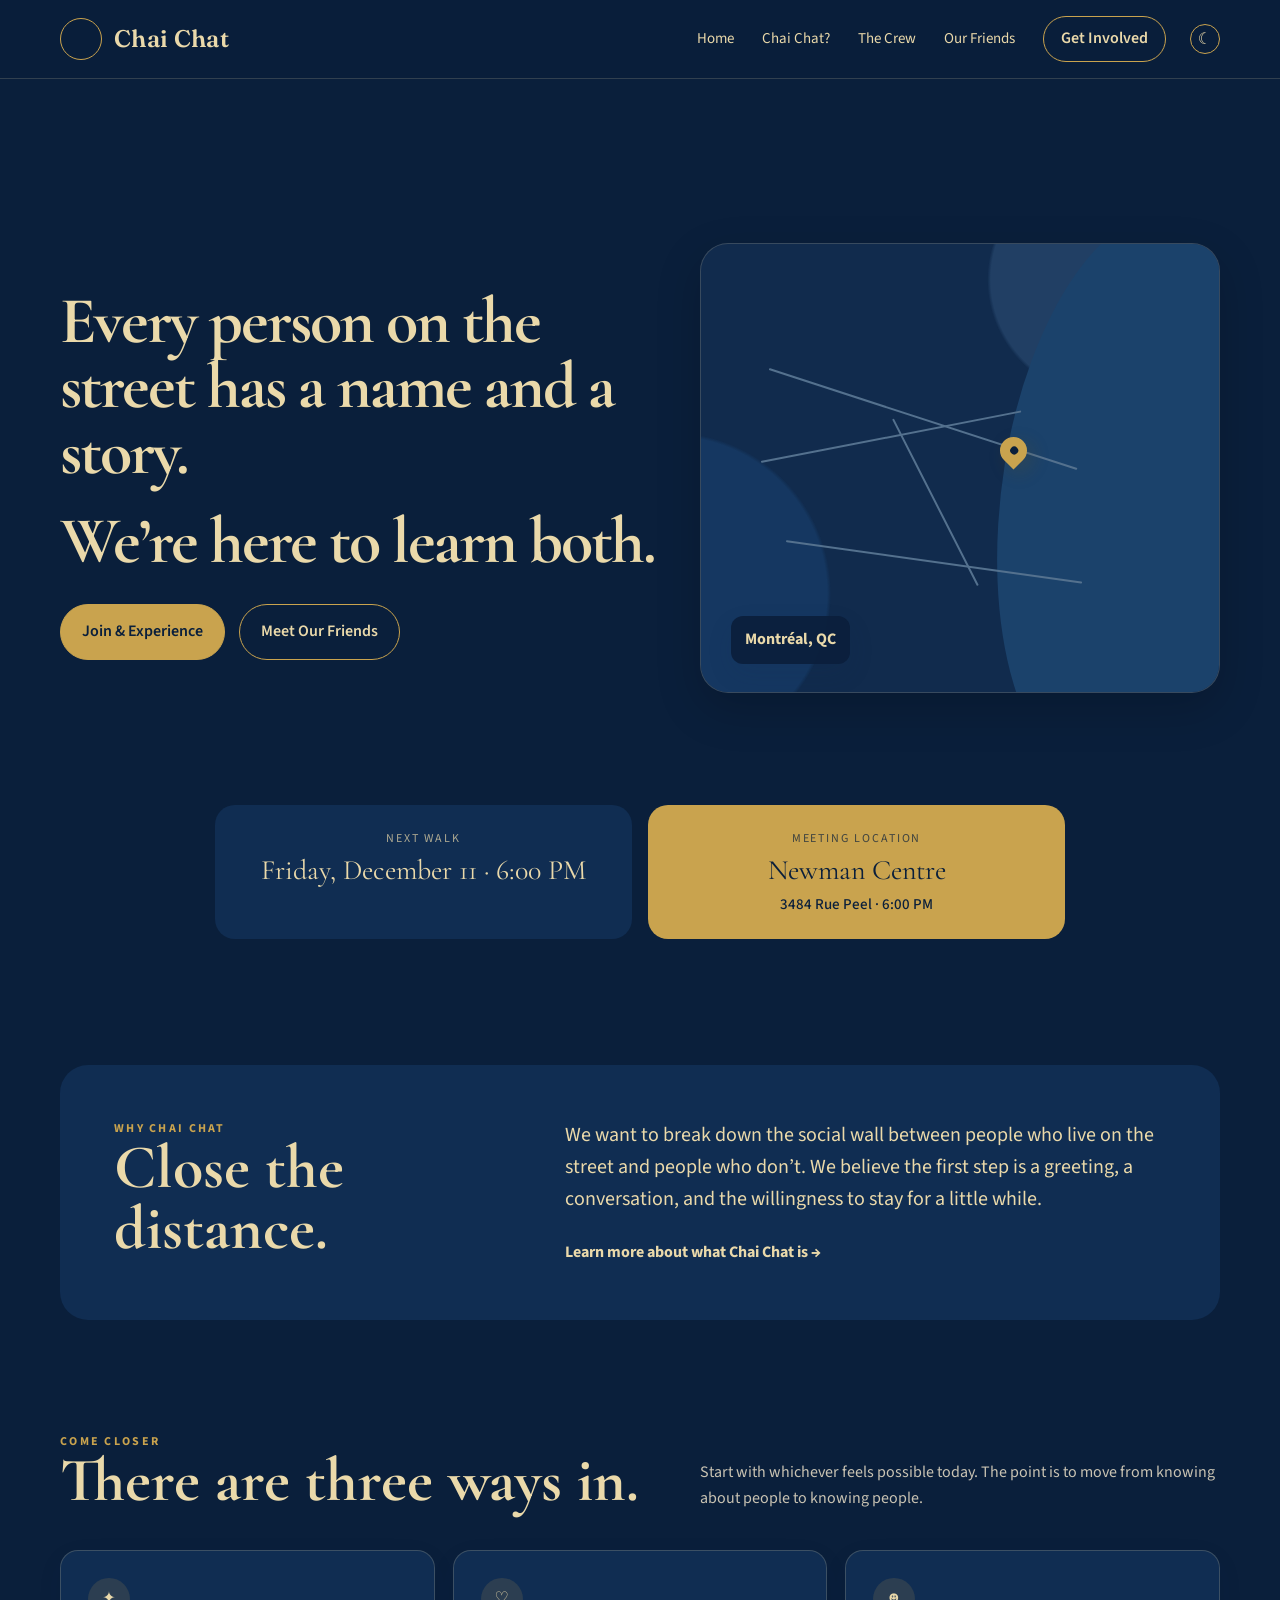
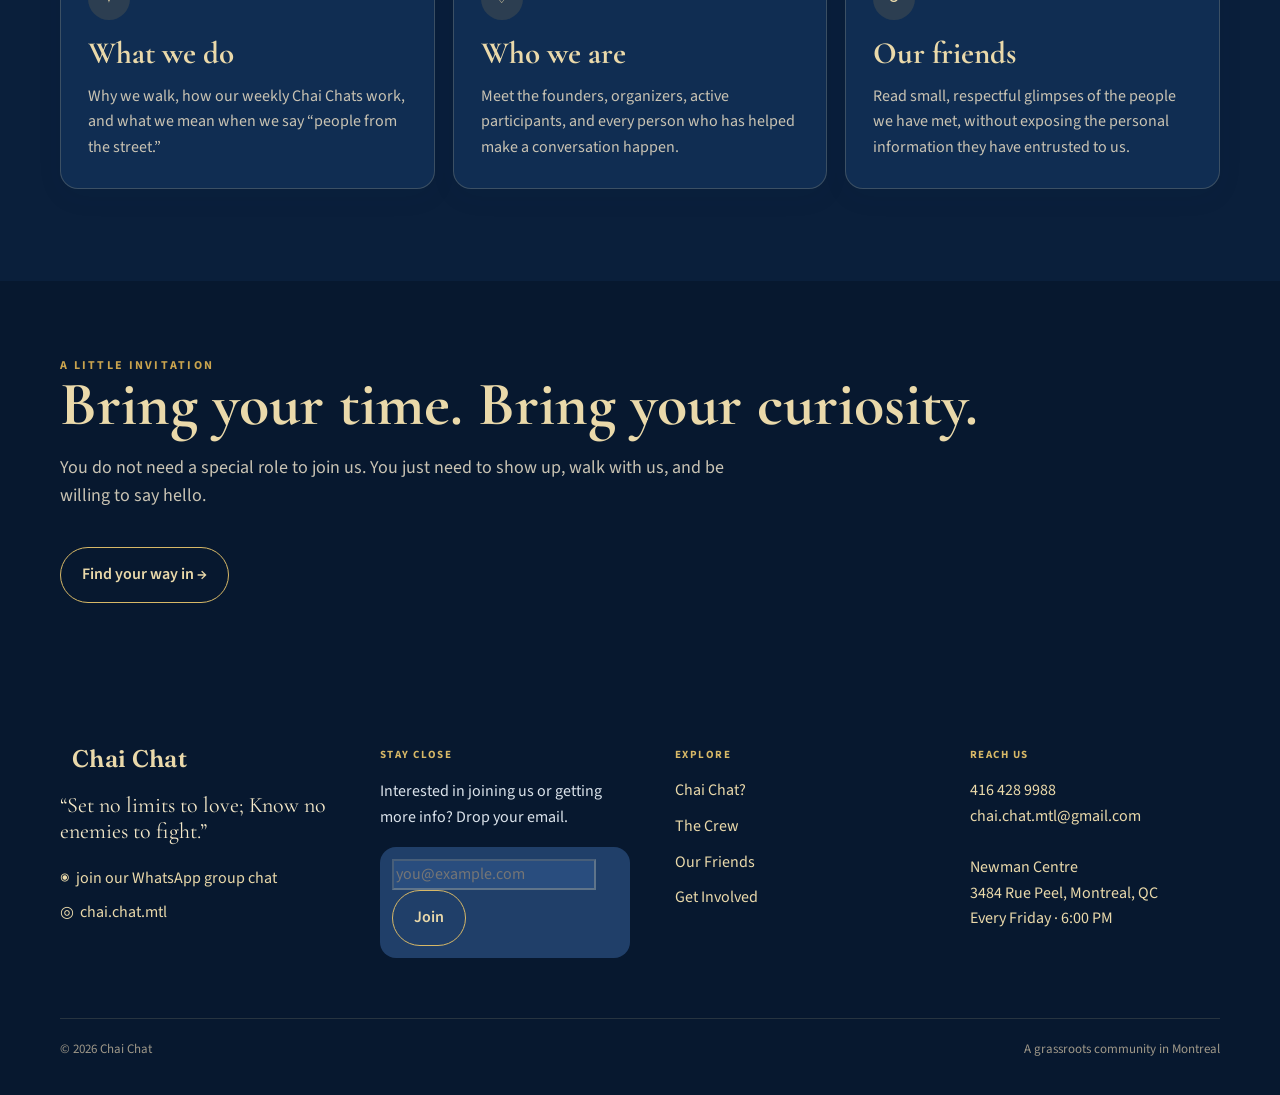
<file: index.html>
<!doctype html>
<html lang="en">
    
<head>
    <meta charset="utf-8">
    <meta name="viewport" content="width=device-width,initial-scale=1">
    <meta name="description" content="Chai Chat — a community making room for human connection, one conversation at a time."> <!-- summary text for SE-->
    <title>Chai Chat</title>
    <link rel="icon" href="/assets/logo.svg" type="image/svg+xml">
    <link rel="preconnect" href="https://fonts.googleapis.com">
    <link rel="preconnect" href="https://fonts.gstatic.com" crossorigin>
    <link rel="stylesheet" href="https://fonts.googleapis.com/css2?family=Cormorant+Garamond:wght@500;600;700&family=Source+Sans+3:wght@400;500;600;700&display=swap">
    <link rel="stylesheet" href="https://fonts.googleapis.com/css2?family=Fraunces:wght@600;700&display=swap">
    <script>
        try {
            var t = localStorage.getItem('chai-chat-theme');
            if (t !== 'light' && t !== 'dark') {t = matchMedia('(prefers-color-scheme: light)').matches ? 'light' : 'dark';}
            document.documentElement.dataset.theme = t;
        } catch (e) { document.documentElement.dataset.theme = 'dark'; }
    </script>
    <link rel="stylesheet" href="/css/styles.css">
    <script defer src="/js/script.js"></script>
</head>

<body>
<div class="site-shell"> <!--everything visible-->
    <div id="header"></div>

    <main>
    <section class="hero">
        <div class="container hero-grid">
            <div class="hero-copy fade-in">
                <!--<div class="eyebrow">Montreal · Every Friday</div>-->
                <h1>Every person on the street has a name and a story.</h1>
                <h1><span>We’re here to learn both.</span></h1>
                <!--<p>Chai Chat is a grassroots community built around a simple act: walking together, saying hello, and making time for people who are too often passed by.</p>-->
                <div class="hero-actions">
                    <a class="btn btn-primary" href="get-involved.html">Join &amp; Experience</a> 
                    <a class="btn btn-secondary" href="construction.html">Meet Our Friends</a> <!--TODO: href="friends.html"-->
                </div>
            </div>

            <div class="map-card fade-in" aria-label="Illustrated map of Montreal">
                <div class="map-water"></div>
                <div class="map-lines"><span></span><span></span><span></span><span></span></div>
                <div class="map-pin"></div>
                <div class="map-label">Montréal, QC</div>
            </div>

            <!--<div class="hero-map" aria-label="Montreal map image">
                <img src="assets/mtl_map.jpg" alt="Map of Montreal"
                    onerror="this.style.display='none'; this.nextElementSibling.classList.remove('is-hidden')">
                <div class="map-fallback is-hidden"></div>
            </div>-->
        </div>
        
        <div class="container walk-strip">
            <div class="info-card">
                <div class="info-label">Next walk</div>
                <div class="info-value" data-next-walk>Calculating…</div>
            </div>
            <div class="info-card gold">
                <div class="info-label">Meeting location</div>
                <div class="info-value">Newman Centre<br><span style="font-family:var(--sans);font-size:15px;font-weight:500">3484 Rue Peel · 6:00 PM</span></div>
            </div>
        </div>
    </section>
    
    <!--Guid to about.html page-->
    <section class="section">
        <div class="container">
            <div class="intro-panel">
                <div>
                    <div class="eyebrow">Why Chai Chat</div>
                    <h2>Close the distance.</h2>
                </div>
                <div>
                    <p>We want to break down the social wall between people who live on the street and people who don’t. We believe the first step is a greeting, a conversation, and the willingness to stay for a little while.</p>
                    <a class="kicker-link" href="about.html">Learn more about what Chai Chat is →</a>
                </div>
            </div>
        </div>
    </section>
    
    <section class="section" style="padding-top:20px">
        <div class="container">
            <div class="section-heading">
                <div>
                    <div class="eyebrow">Come closer</div>
                    <h2>There are three ways in.</h2>
                </div>
                <p>Start with whichever feels possible today. The point is to move from knowing about people to knowing people.</p>
            </div>
            <div class="cards">
                <a class="card" href="about.html">
                    <div class="mini-icon">✦</div>
                    <h3>What we do</h3>
                    <p>Why we walk, how our weekly Chai Chats work, and what we mean when we say “people from the street.”</p>
                </a>
                <a class="card" href="crew.html">
                    <div class="mini-icon">♡</div>
                    <h3>Who we are</h3>
                    <p>Meet the founders, organizers, active participants, and every person who has helped make a conversation happen.</p>
                </a>
                <a class="card" href="construction.html"> <!--href="friends.html" | TODO-->
                    <div class="mini-icon">☻</div>
                    <h3>Our friends</h3>
                    <p>Read small, respectful glimpses of the people we have met, without exposing the personal information they have entrusted to us.</p>
                </a>
            </div>
        </div>
    </section>

    <section class="band">
        <div class="container">
            <div class="eyebrow">A little invitation</div>
            <h2>Bring your time. Bring your curiosity.</h2>
            <p>You do not need a special role to join us. You just need to show up, walk with us, and be willing to say hello.</p>
            <a class="btn btn-secondary" style="margin-top:18px;color:var(--white);border-color:var(--gold-400)" href="get-involved.html">Find your way in →</a>
        </div>
    </section>
    </main>

    <div id="footer"></div>

</div>

<script src="/js/partials-loader.js"></script>
</body>

</html>
</file>
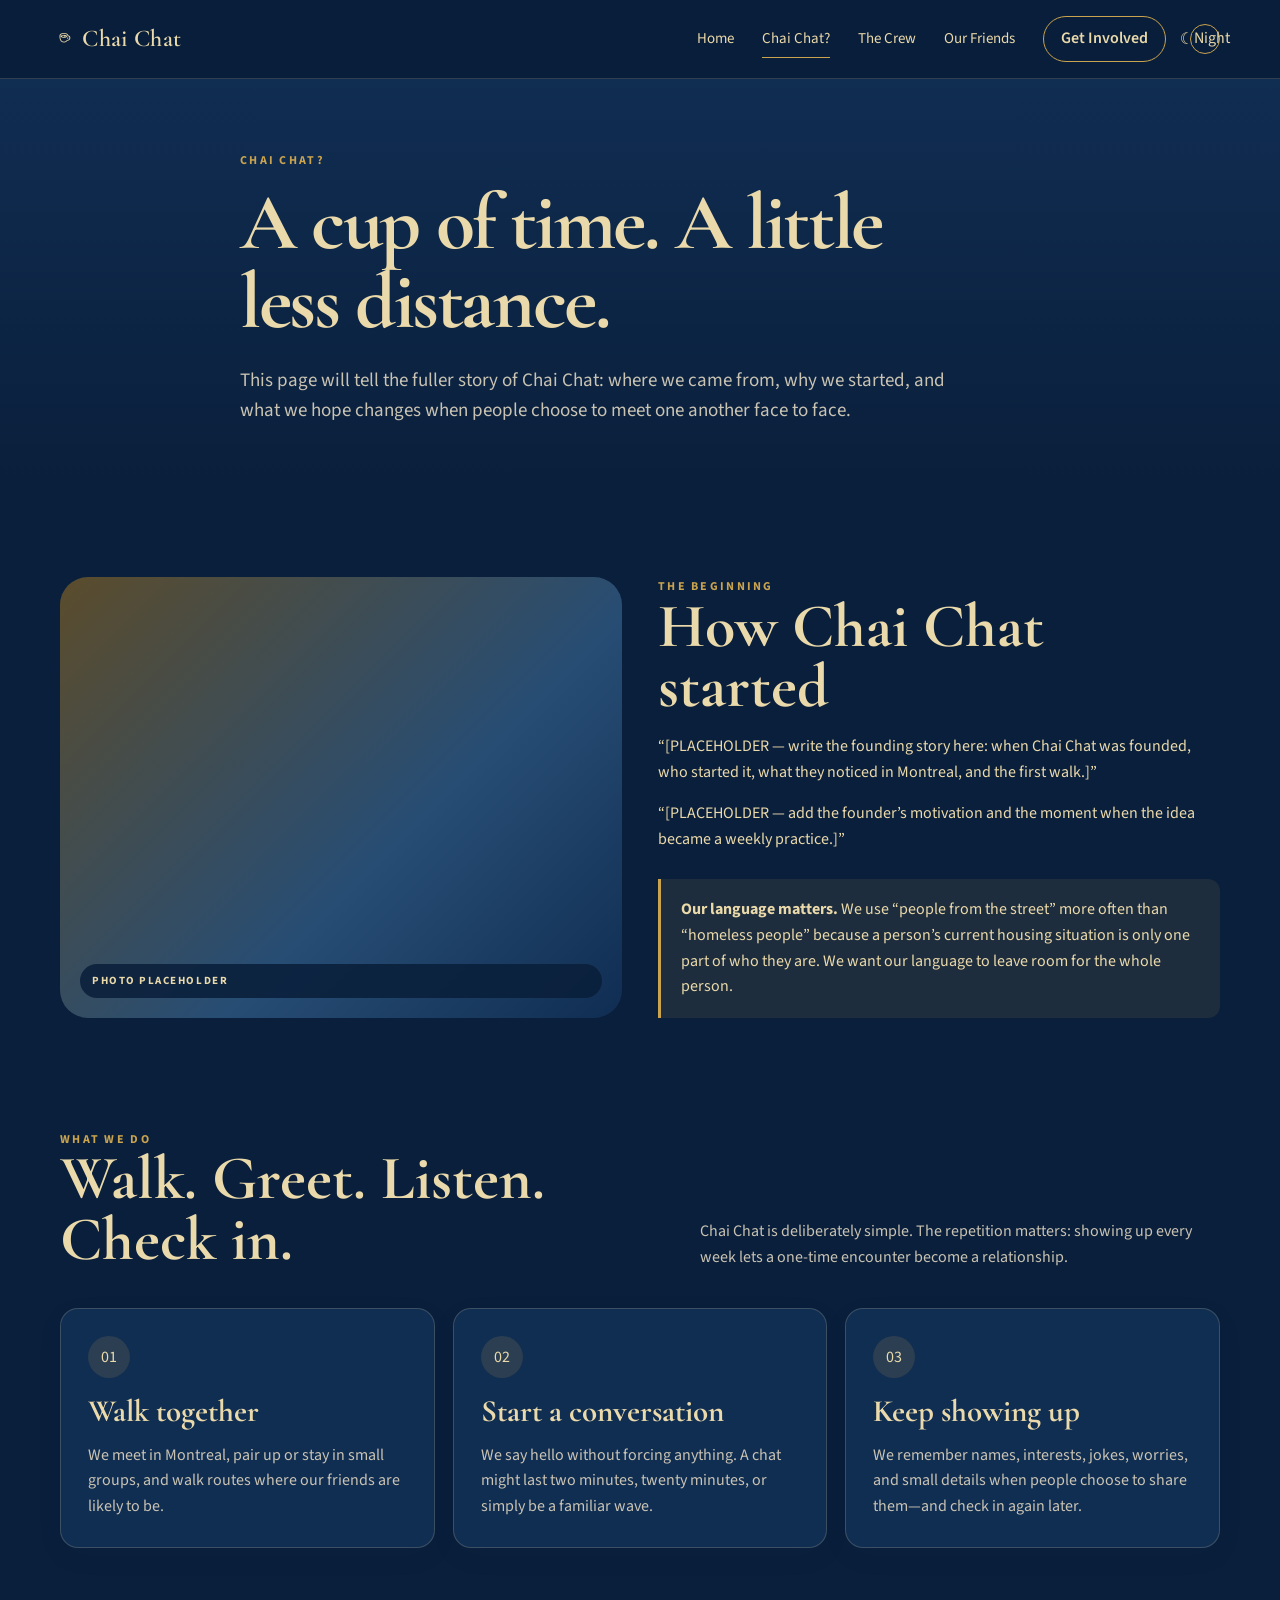
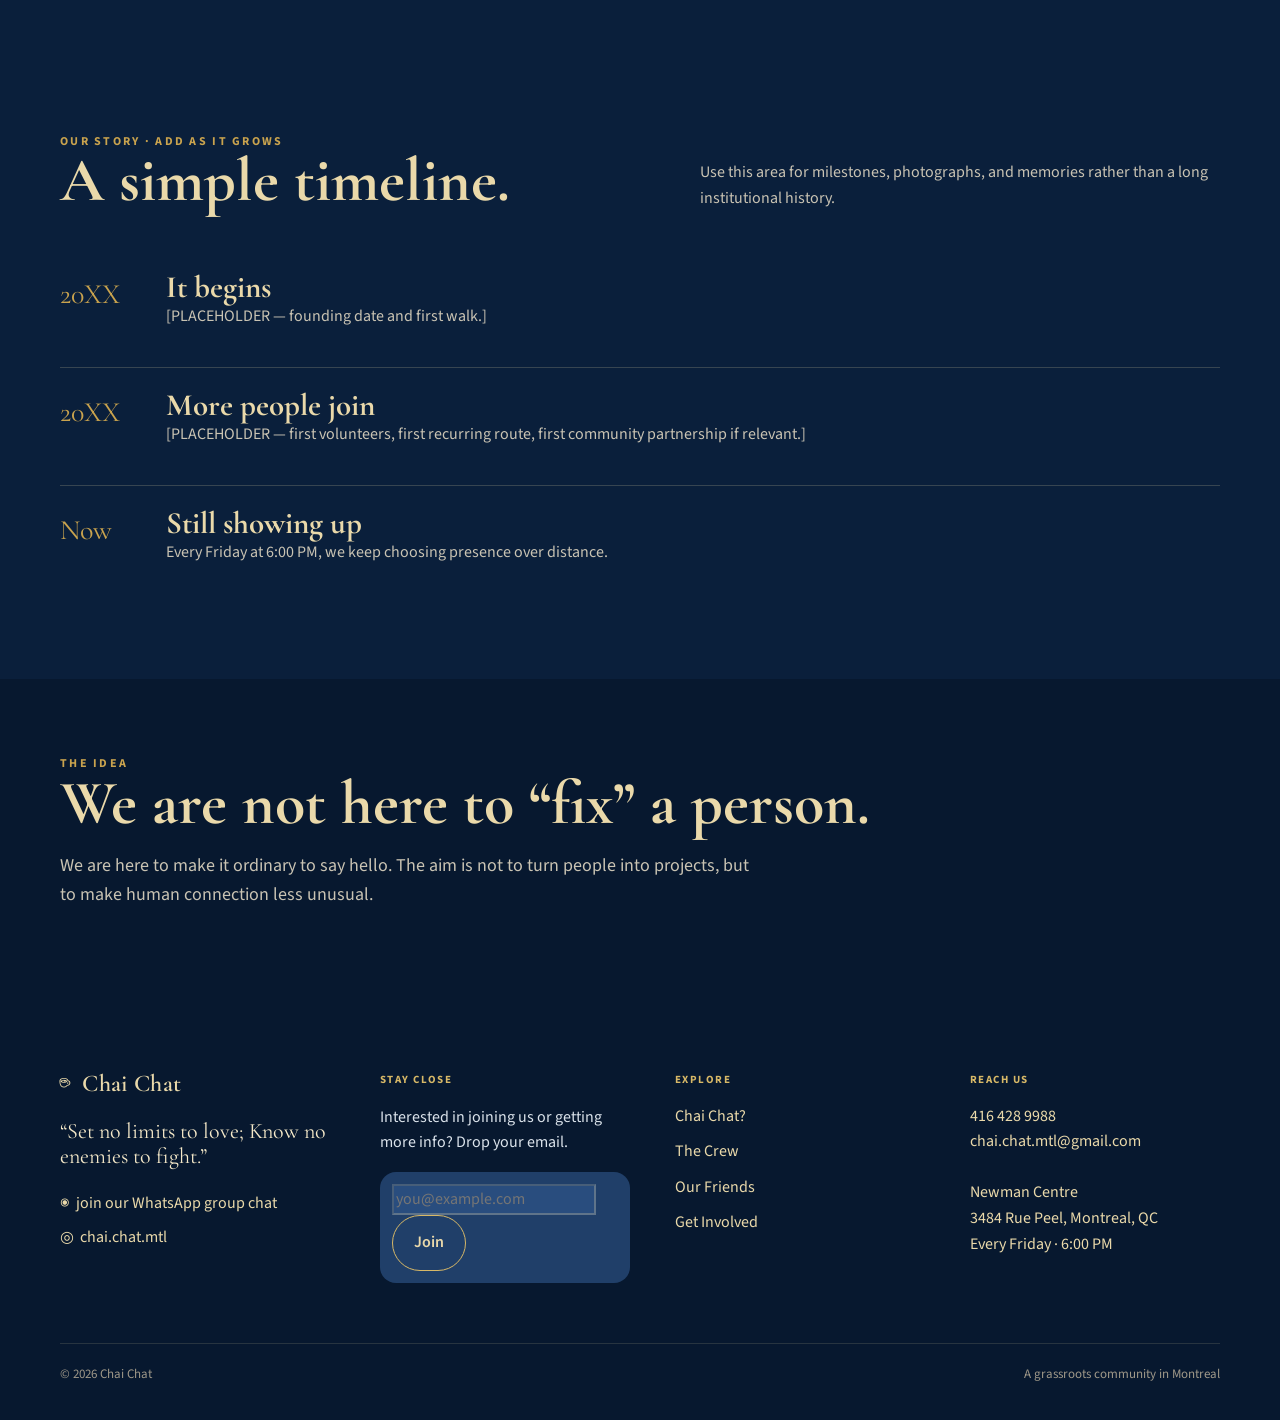
<file: about.html>
<!doctype html><html lang="en">

<head>
    <meta charset="utf-8">
    <meta name="viewport" content="width=device-width,initial-scale=1">
    <title>Chai Chat? — Chai Chat</title>
    <link rel="preconnect" href="https://fonts.googleapis.com">
    <link rel="preconnect" href="https://fonts.gstatic.com" crossorigin>
    <link href="https://fonts.googleapis.com/css2?family=Cormorant+Garamond:wght@500;600;700&family=Source+Sans+3:wght@400;500;600;700&display=swap" rel="stylesheet">
    <link rel="stylesheet" href="styles.css">
    <script defer src="script.js"></script>
</head>

<body>
<div class="site-shell">
<header class="header">
    <div class="container nav">
        <a class="brand" href="index.html">
            <span class="brand-mark">☕</span>
            <span class="brand-name">Chai Chat</span>
        </a>
        <nav class="nav-links">
            <a href="index.html" class="home-link">Home</a>
            <a href="about.html" aria-current="page">Chai Chat?</a>
            <a href="crew.html">The Crew</a>
            <a href="friends.html">Our Friends</a>
            <a class="nav-cta" href="get-involved.html">Get Involved</a>
        </nav>
        <button class="menu-btn" aria-expanded="false" aria-controls="mobile-menu">☰</button>
        <button class="theme-toggle" type="button" aria-label="Switch to bright mode" title="Switch to bright mode" data-theme-toggle>
            <span class="theme-icon" aria-hidden="true">☾</span>
            <span class="theme-toggle-text">Night</span>
        </button>
    </div>
    <div id="mobile-menu" class="mobile-menu">
        <div class="container">
            <a href="index.html">Home</a>
            <a href="about.html">Chai Chat?</a>
            <a href="crew.html">The Crew</a>
            <a href="friends.html">Our Friends</a>
            <a href="get-involved.html">Get Involved</a>
        </div>
    </div>
</header>

<main>
    <section class="page-hero"><div class="container page-hero-inner"><div class="eyebrow">Chai Chat?</div><h1>A cup of time. A little less distance.</h1><p>This page will tell the fuller story of Chai Chat: where we came from, why we started, and what we hope changes when people choose to meet one another face to face.</p></div></section>
    <section class="section"><div class="container story-layout"><div class="photo-placeholder" role="img" aria-label="Placeholder for a photograph from an early Chai Chat"></div><div><div class="eyebrow">The beginning</div><h2>How Chai Chat started</h2><p>“[PLACEHOLDER — write the founding story here: when Chai Chat was founded, who started it, what they noticed in Montreal, and the first walk.]”</p><p>“[PLACEHOLDER — add the founder’s motivation and the moment when the idea became a weekly practice.]”</p><div class="privacy-note"><strong>Our language matters.</strong> We use “people from the street” more often than “homeless people” because a person’s current housing situation is only one part of who they are. We want our language to leave room for the whole person.</div></div></div></section>
    <section class="section" style="padding-top:20px"><div class="container"><div class="section-heading"><div><div class="eyebrow">What we do</div><h2>Walk. Greet. Listen. Check in.</h2></div><p>Chai Chat is deliberately simple. The repetition matters: showing up every week lets a one-time encounter become a relationship.</p></div><div class="cards"><div class="card"><div class="mini-icon">01</div><h3>Walk together</h3><p>We meet in Montreal, pair up or stay in small groups, and walk routes where our friends are likely to be.</p></div><div class="card"><div class="mini-icon">02</div><h3>Start a conversation</h3><p>We say hello without forcing anything. A chat might last two minutes, twenty minutes, or simply be a familiar wave.</p></div><div class="card"><div class="mini-icon">03</div><h3>Keep showing up</h3><p>We remember names, interests, jokes, worries, and small details when people choose to share them—and check in again later.</p></div></div></div></section>
    <section class="section"><div class="container"><div class="section-heading"><div><div class="eyebrow">Our story · add as it grows</div><h2>A simple timeline.</h2></div><p>Use this area for milestones, photographs, and memories rather than a long institutional history.</p></div><div class="timeline"><div class="timeline-item"><div class="year">20XX</div><div><h3>It begins</h3><p>[PLACEHOLDER — founding date and first walk.]</p></div></div><div class="timeline-item"><div class="year">20XX</div><div><h3>More people join</h3><p>[PLACEHOLDER — first volunteers, first recurring route, first community partnership if relevant.]</p></div></div><div class="timeline-item"><div class="year">Now</div><div><h3>Still showing up</h3><p>Every Friday at 6:00 PM, we keep choosing presence over distance.</p></div></div></div></div></section>
    <section class="band"><div class="container"><div class="eyebrow">The idea</div><h2>We are not here to “fix” a person.</h2><p>We are here to make it ordinary to say hello. The aim is not to turn people into projects, but to make human connection less unusual.</p></div></section>
</main>

<footer class="footer"><div class="container footer-grid"><div><a class="brand" href="index.html"><span class="brand-mark">☕</span><span class="brand-name">Chai Chat</span></a><div class="quote">“Set no limits to love; Know no enemies to fight.”</div><div class="socials"><a href="#">◉ &nbsp;join our WhatsApp group chat</a><a href="#">◎ &nbsp;chai.chat.mtl</a></div></div><div><h4>Stay close</h4><p style="color:#dbe3eb">Interested in joining us or getting more info? Drop your email.</p><form class="subscribe-form" data-subscribe><input type="email" placeholder="you@example.com" aria-label="Email address" required><button class="btn btn-secondary" type="submit" style="color:var(--white);border-color:var(--gold-400)">Join</button></form><div class="form-message"></div></div><div><h4>Explore</h4><div class="footer-links"><a href="about.html">Chai Chat?</a><a href="crew.html">The Crew</a><a href="friends.html">Our Friends</a><a href="get-involved.html">Get Involved</a></div></div><div><h4>Reach us</h4><div class="reach">416 428 9988<br><a href="mailto:chai.chat.mtl@gmail.com">chai.chat.mtl@gmail.com</a><br><br>Newman Centre<br>3484 Rue Peel, Montreal, QC<br>Every Friday · 6:00 PM</div></div></div><div class="container footer-bottom"><span>© 2026 Chai Chat</span><span>A grassroots community in Montreal</span></div></footer></div></body></html>
</file>
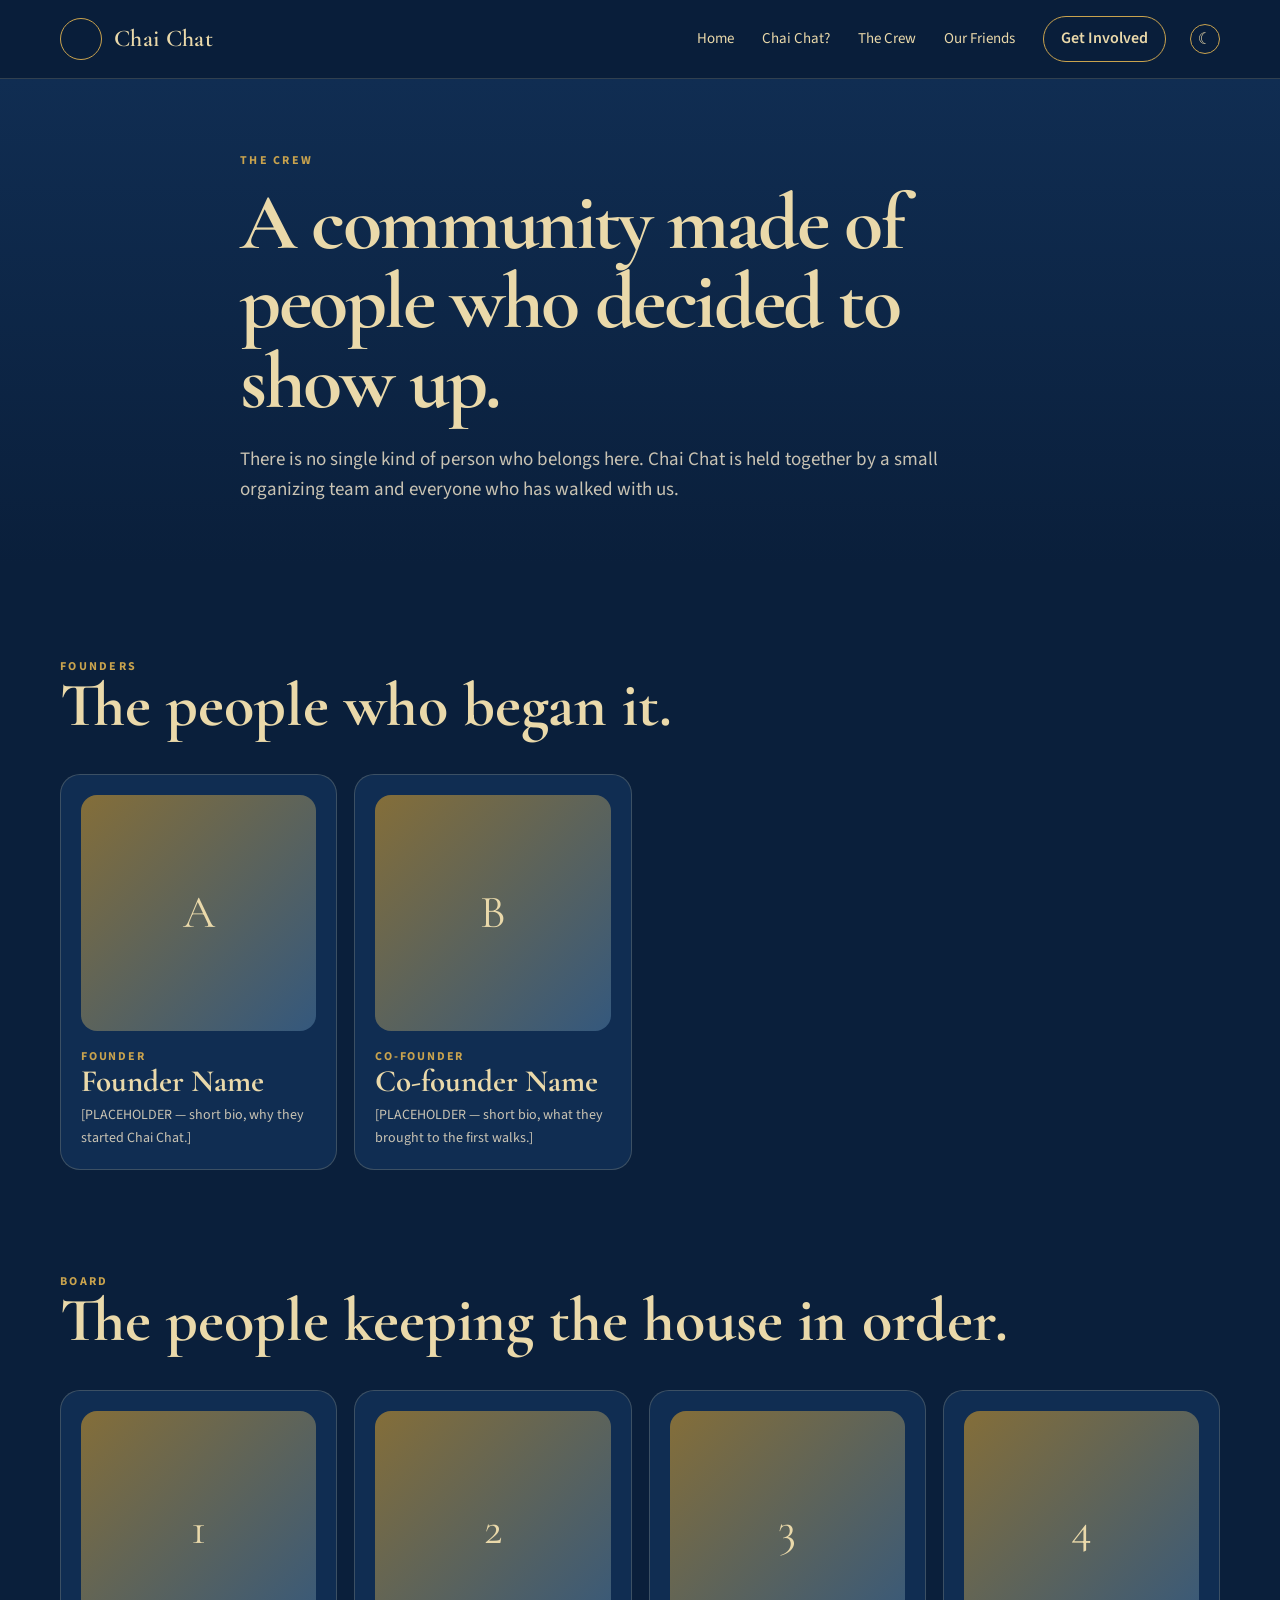
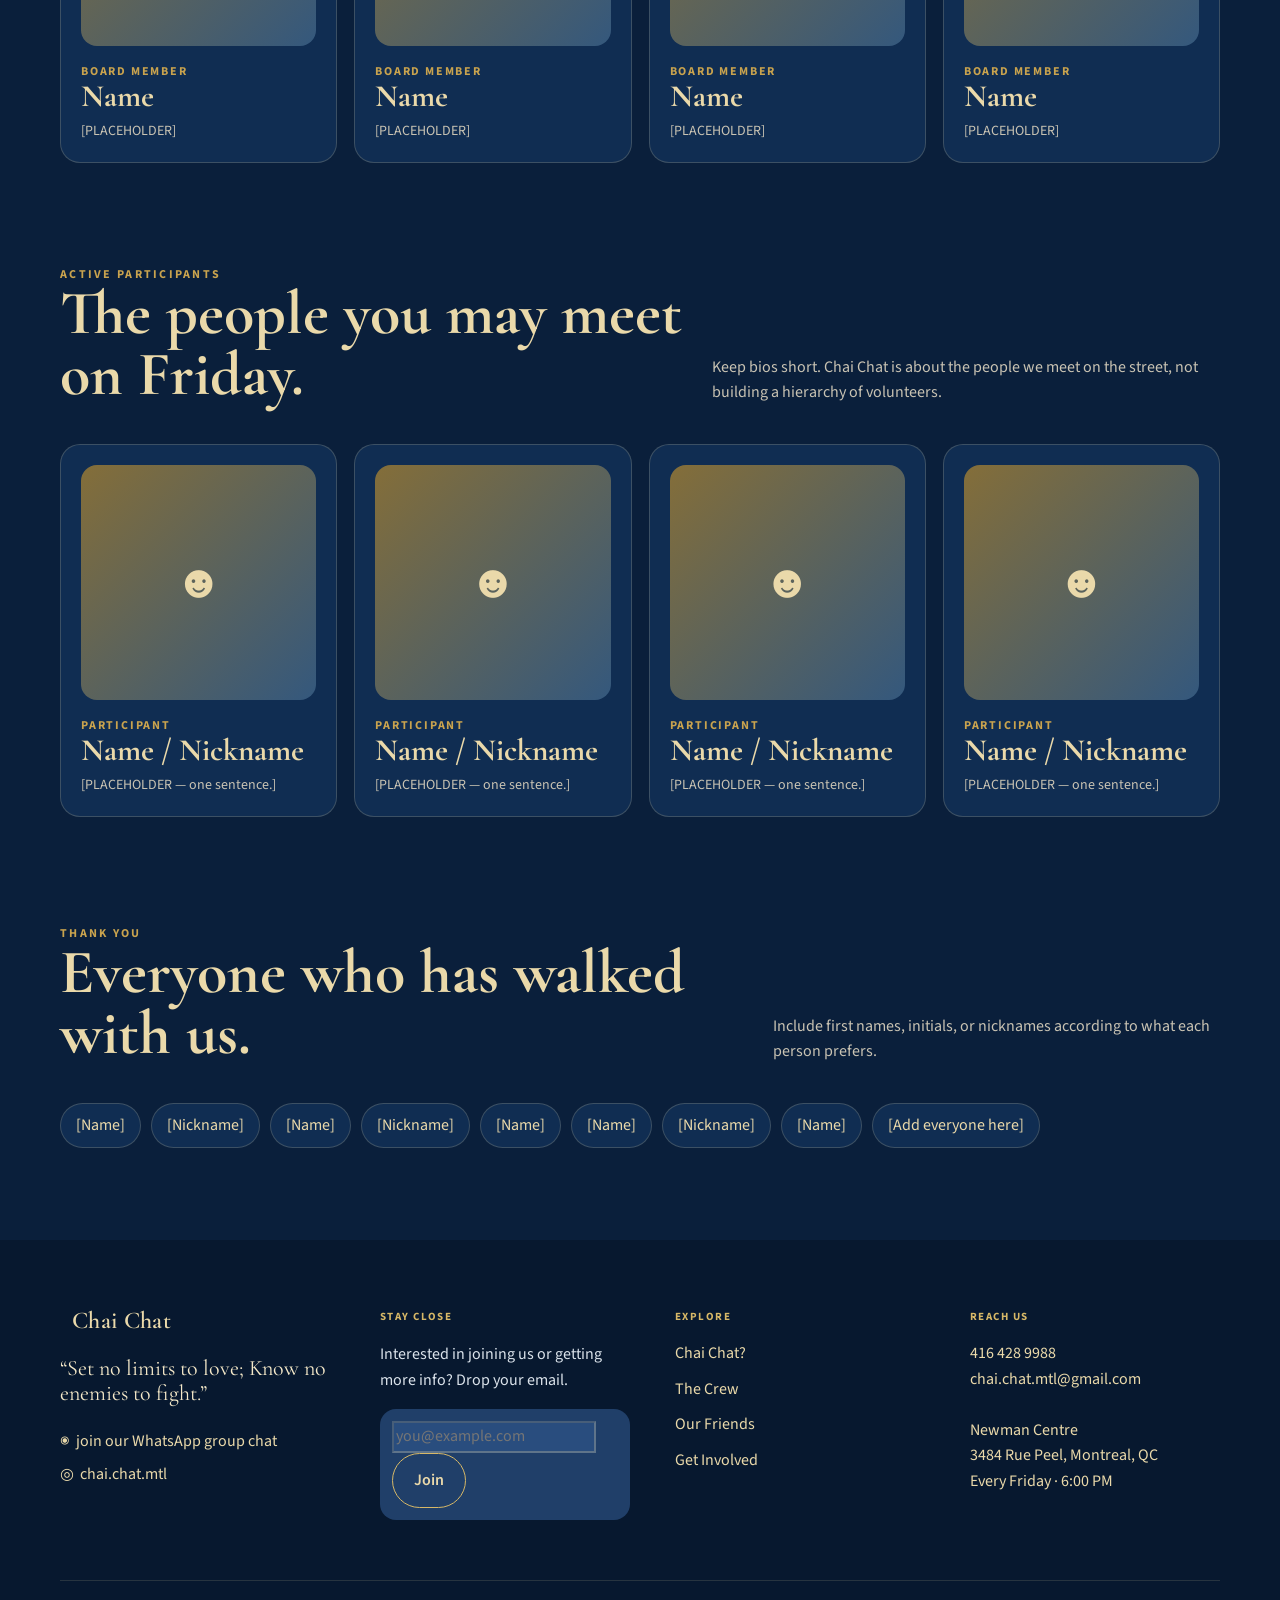
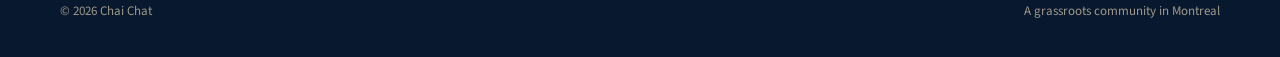
<file: crew.html>
<!doctype html><html lang="en"><head><meta charset="utf-8"><meta name="viewport" content="width=device-width,initial-scale=1"><title>The Crew — Chai Chat</title><link rel="preconnect" href="https://fonts.googleapis.com"><link rel="preconnect" href="https://fonts.gstatic.com" crossorigin><link href="https://fonts.googleapis.com/css2?family=Cormorant+Garamond:wght@500;600;700&family=Source+Sans+3:wght@400;500;600;700&display=swap" rel="stylesheet"><link rel="stylesheet" href="styles.css"><script defer src="script.js"></script></head>

<body><div class="site-shell">
    <div id="header"></div>

    <main>
    <section class="page-hero"><div class="container page-hero-inner"><div class="eyebrow">The Crew</div><h1>A community made of people who decided to show up.</h1><p>There is no single kind of person who belongs here. Chai Chat is held together by a small organizing team and everyone who has walked with us.</p></div></section>
    <section class="section"><div class="container"><div class="section-heading"><div><div class="eyebrow">Founders</div><h2>The people who began it.</h2></div></div><div class="crew-grid"><article class="person-card"><div class="avatar">A</div><div class="role">Founder</div><h3>Founder Name</h3><p>[PLACEHOLDER — short bio, why they started Chai Chat.]</p></article><article class="person-card"><div class="avatar">B</div><div class="role">Co-founder</div><h3>Co-founder Name</h3><p>[PLACEHOLDER — short bio, what they brought to the first walks.]</p></article></div></div></section>
    <section class="section" style="padding-top:10px"><div class="container"><div class="section-heading"><div><div class="eyebrow">Board</div><h2>The people keeping the house in order.</h2></div></div><div class="crew-grid"><article class="person-card"><div class="avatar">1</div><div class="role">Board Member</div><h3>Name</h3><p>[PLACEHOLDER]</p></article><article class="person-card"><div class="avatar">2</div><div class="role">Board Member</div><h3>Name</h3><p>[PLACEHOLDER]</p></article><article class="person-card"><div class="avatar">3</div><div class="role">Board Member</div><h3>Name</h3><p>[PLACEHOLDER]</p></article><article class="person-card"><div class="avatar">4</div><div class="role">Board Member</div><h3>Name</h3><p>[PLACEHOLDER]</p></article></div></div></section>
    <section class="section" style="padding-top:10px"><div class="container"><div class="section-heading"><div><div class="eyebrow">Active participants</div><h2>The people you may meet on Friday.</h2></div><p>Keep bios short. Chai Chat is about the people we meet on the street, not building a hierarchy of volunteers.</p></div><div class="crew-grid"><article class="person-card"><div class="avatar">☻</div><div class="role">Participant</div><h3>Name / Nickname</h3><p>[PLACEHOLDER — one sentence.]</p></article><article class="person-card"><div class="avatar">☻</div><div class="role">Participant</div><h3>Name / Nickname</h3><p>[PLACEHOLDER — one sentence.]</p></article><article class="person-card"><div class="avatar">☻</div><div class="role">Participant</div><h3>Name / Nickname</h3><p>[PLACEHOLDER — one sentence.]</p></article><article class="person-card"><div class="avatar">☻</div><div class="role">Participant</div><h3>Name / Nickname</h3><p>[PLACEHOLDER — one sentence.]</p></article></div></div></section>
    <section class="section" style="padding-top:15px"><div class="container"><div class="section-heading"><div><div class="eyebrow">Thank you</div><h2>Everyone who has walked with us.</h2></div><p>Include first names, initials, or nicknames according to what each person prefers.</p></div><div class="thank-grid"><span class="name-pill">[Name]</span><span class="name-pill">[Nickname]</span><span class="name-pill">[Name]</span><span class="name-pill">[Nickname]</span><span class="name-pill">[Name]</span><span class="name-pill">[Name]</span><span class="name-pill">[Nickname]</span><span class="name-pill">[Name]</span><span class="name-pill">[Add everyone here]</span></div></div></section>
    </main>
    
    <div id="footer"></div>

</div>
<script src="/js/partials-loader.js"></script>
</body>
</html>
</file>
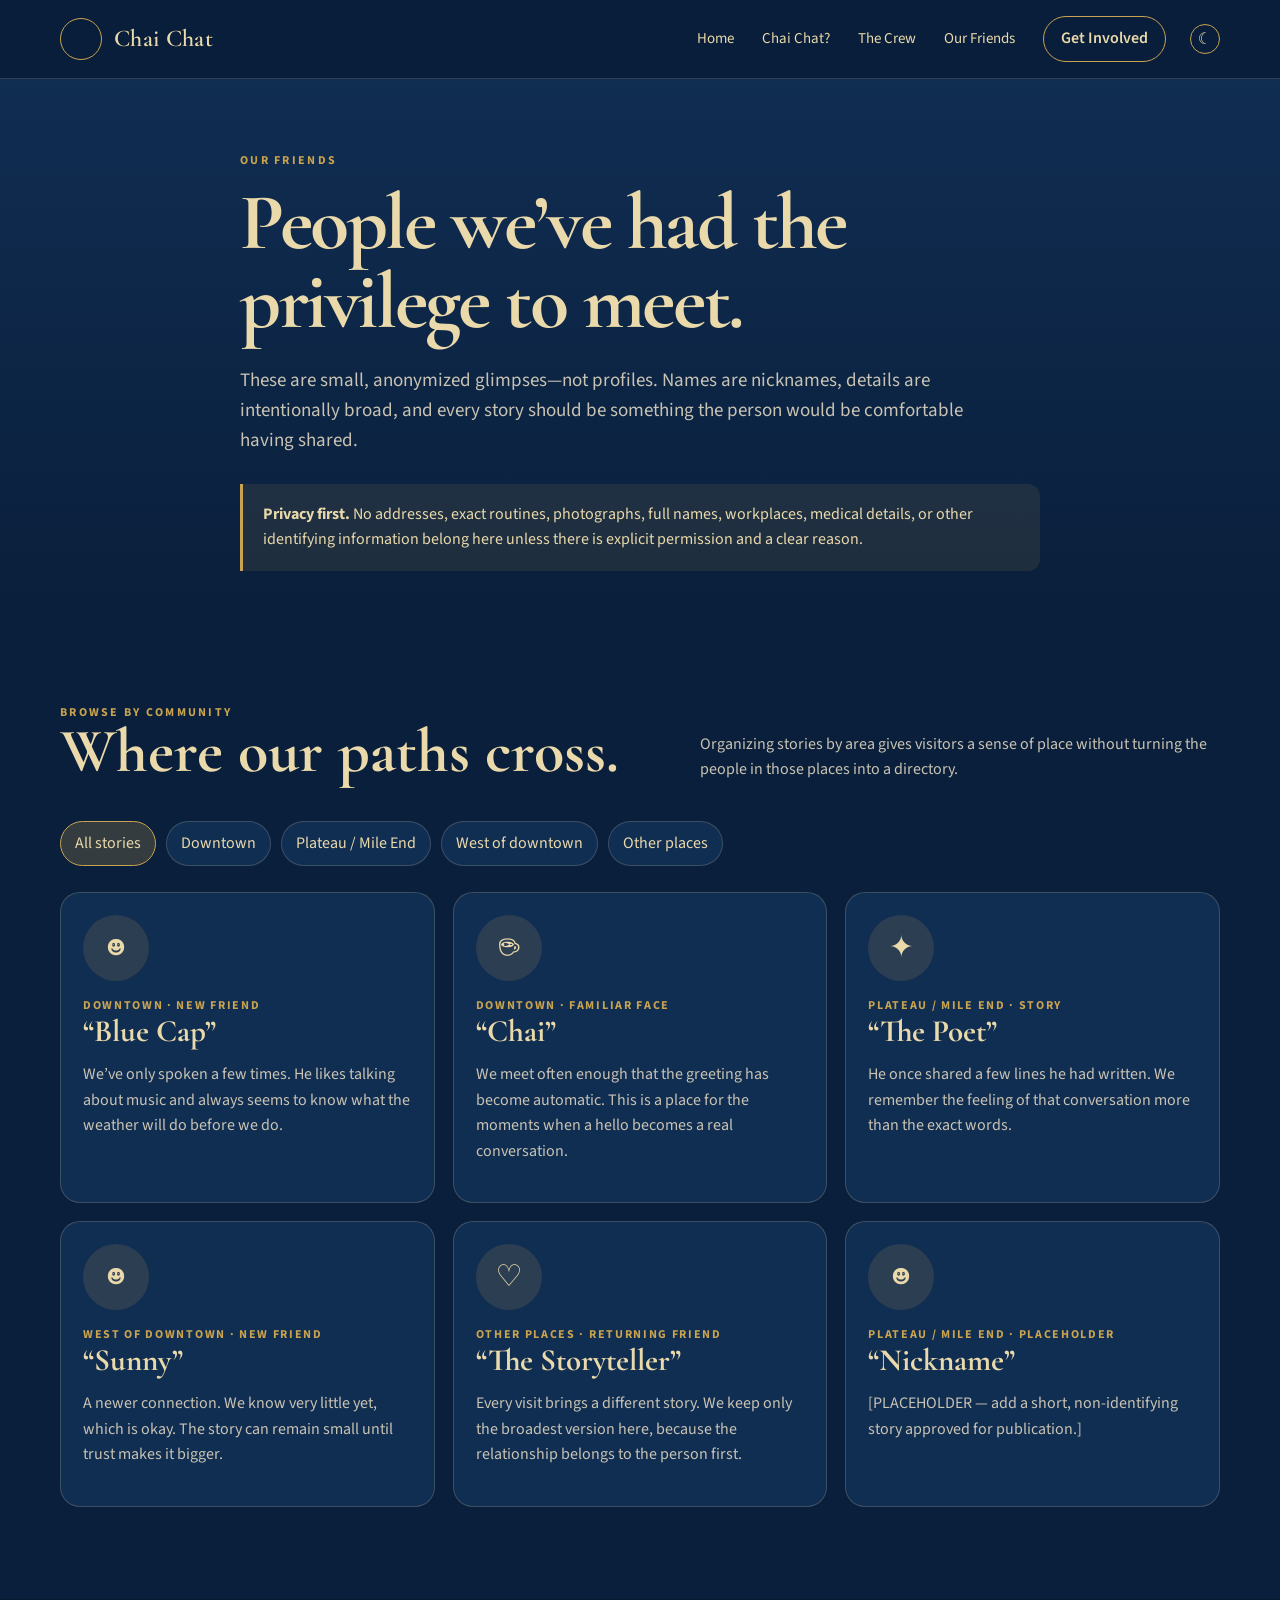
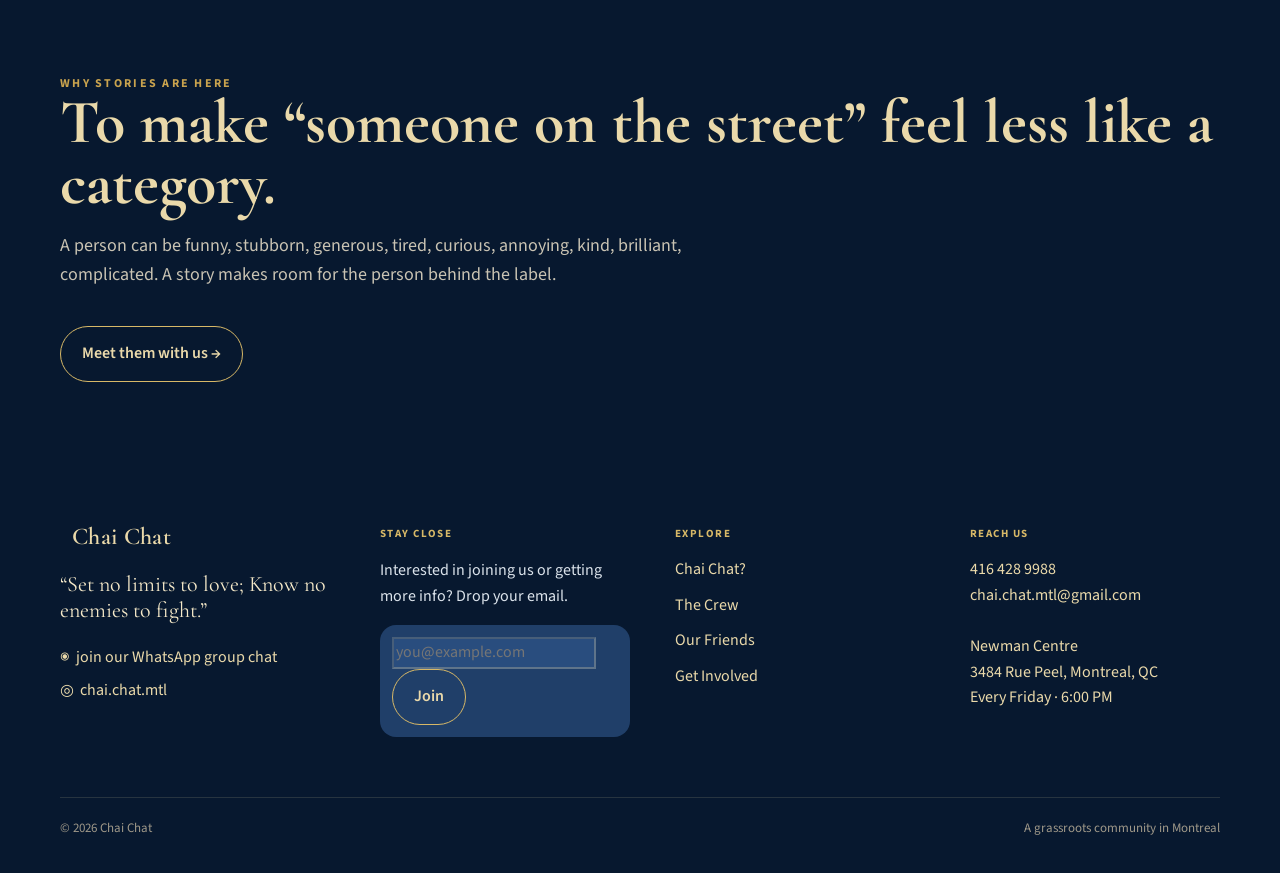
<file: friends.html>
<!doctype html><html lang="en"><head><meta charset="utf-8"><meta name="viewport" content="width=device-width,initial-scale=1"><title>Our Friends — Chai Chat</title><link rel="preconnect" href="https://fonts.googleapis.com"><link rel="preconnect" href="https://fonts.gstatic.com" crossorigin><link href="https://fonts.googleapis.com/css2?family=Cormorant+Garamond:wght@500;600;700&family=Source+Sans+3:wght@400;500;600;700&display=swap" rel="stylesheet"><link rel="stylesheet" href="styles.css"><script defer src="script.js"></script></head><body><div class="site-shell">
    
    <div id="header"></div>

    <main>
    <section class="page-hero"><div class="container page-hero-inner"><div class="eyebrow">Our Friends</div><h1>People we’ve had the privilege to meet.</h1><p>These are small, anonymized glimpses—not profiles. Names are nicknames, details are intentionally broad, and every story should be something the person would be comfortable having shared.</p><div class="privacy-note"><strong>Privacy first.</strong> No addresses, exact routines, photographs, full names, workplaces, medical details, or other identifying information belong here unless there is explicit permission and a clear reason.</div></div></section>
    <section class="section"><div class="container"><div class="section-heading"><div><div class="eyebrow">Browse by community</div><h2>Where our paths cross.</h2></div><p>Organizing stories by area gives visitors a sense of place without turning the people in those places into a directory.</p></div><div class="friends-filters"><button class="filter-btn active" data-filter="all">All stories</button><button class="filter-btn" data-filter="downtown">Downtown</button><button class="filter-btn" data-filter="plateau">Plateau / Mile End</button><button class="filter-btn" data-filter="west">West of downtown</button><button class="filter-btn" data-filter="other">Other places</button></div><div class="friend-grid">
    <article class="friend-card" data-community="downtown"><div class="friend-icon">☻</div><div class="friend-meta">Downtown · New friend</div><h3>“Blue Cap”</h3><p>We’ve only spoken a few times. He likes talking about music and always seems to know what the weather will do before we do.</p></article>
    <article class="friend-card" data-community="downtown"><div class="friend-icon">☕</div><div class="friend-meta">Downtown · Familiar face</div><h3>“Chai”</h3><p>We meet often enough that the greeting has become automatic. This is a place for the moments when a hello becomes a real conversation.</p></article>
    <article class="friend-card" data-community="plateau"><div class="friend-icon">✦</div><div class="friend-meta">Plateau / Mile End · Story</div><h3>“The Poet”</h3><p>He once shared a few lines he had written. We remember the feeling of that conversation more than the exact words.</p></article>
    <article class="friend-card" data-community="west"><div class="friend-icon">☻</div><div class="friend-meta">West of downtown · New friend</div><h3>“Sunny”</h3><p>A newer connection. We know very little yet, which is okay. The story can remain small until trust makes it bigger.</p></article>
    <article class="friend-card" data-community="other"><div class="friend-icon">♡</div><div class="friend-meta">Other places · Returning friend</div><h3>“The Storyteller”</h3><p>Every visit brings a different story. We keep only the broadest version here, because the relationship belongs to the person first.</p></article>
    <article class="friend-card" data-community="plateau"><div class="friend-icon">☻</div><div class="friend-meta">Plateau / Mile End · Placeholder</div><h3>“Nickname”</h3><p>[PLACEHOLDER — add a short, non-identifying story approved for publication.]</p></article>
    </div></div></section>
    <section class="band"><div class="container"><div class="eyebrow">Why stories are here</div><h2>To make “someone on the street” feel less like a category.</h2><p>A person can be funny, stubborn, generous, tired, curious, annoying, kind, brilliant, complicated. A story makes room for the person behind the label.</p><a class="btn btn-secondary" style="margin-top:18px;color:var(--white);border-color:var(--gold-400)" href="get-involved.html">Meet them with us →</a></div></section>
    </main>

    <div id="footer"></div>
</div>
<script src="/js/partials-loader.js"></script>
</body>
</html>
</file>
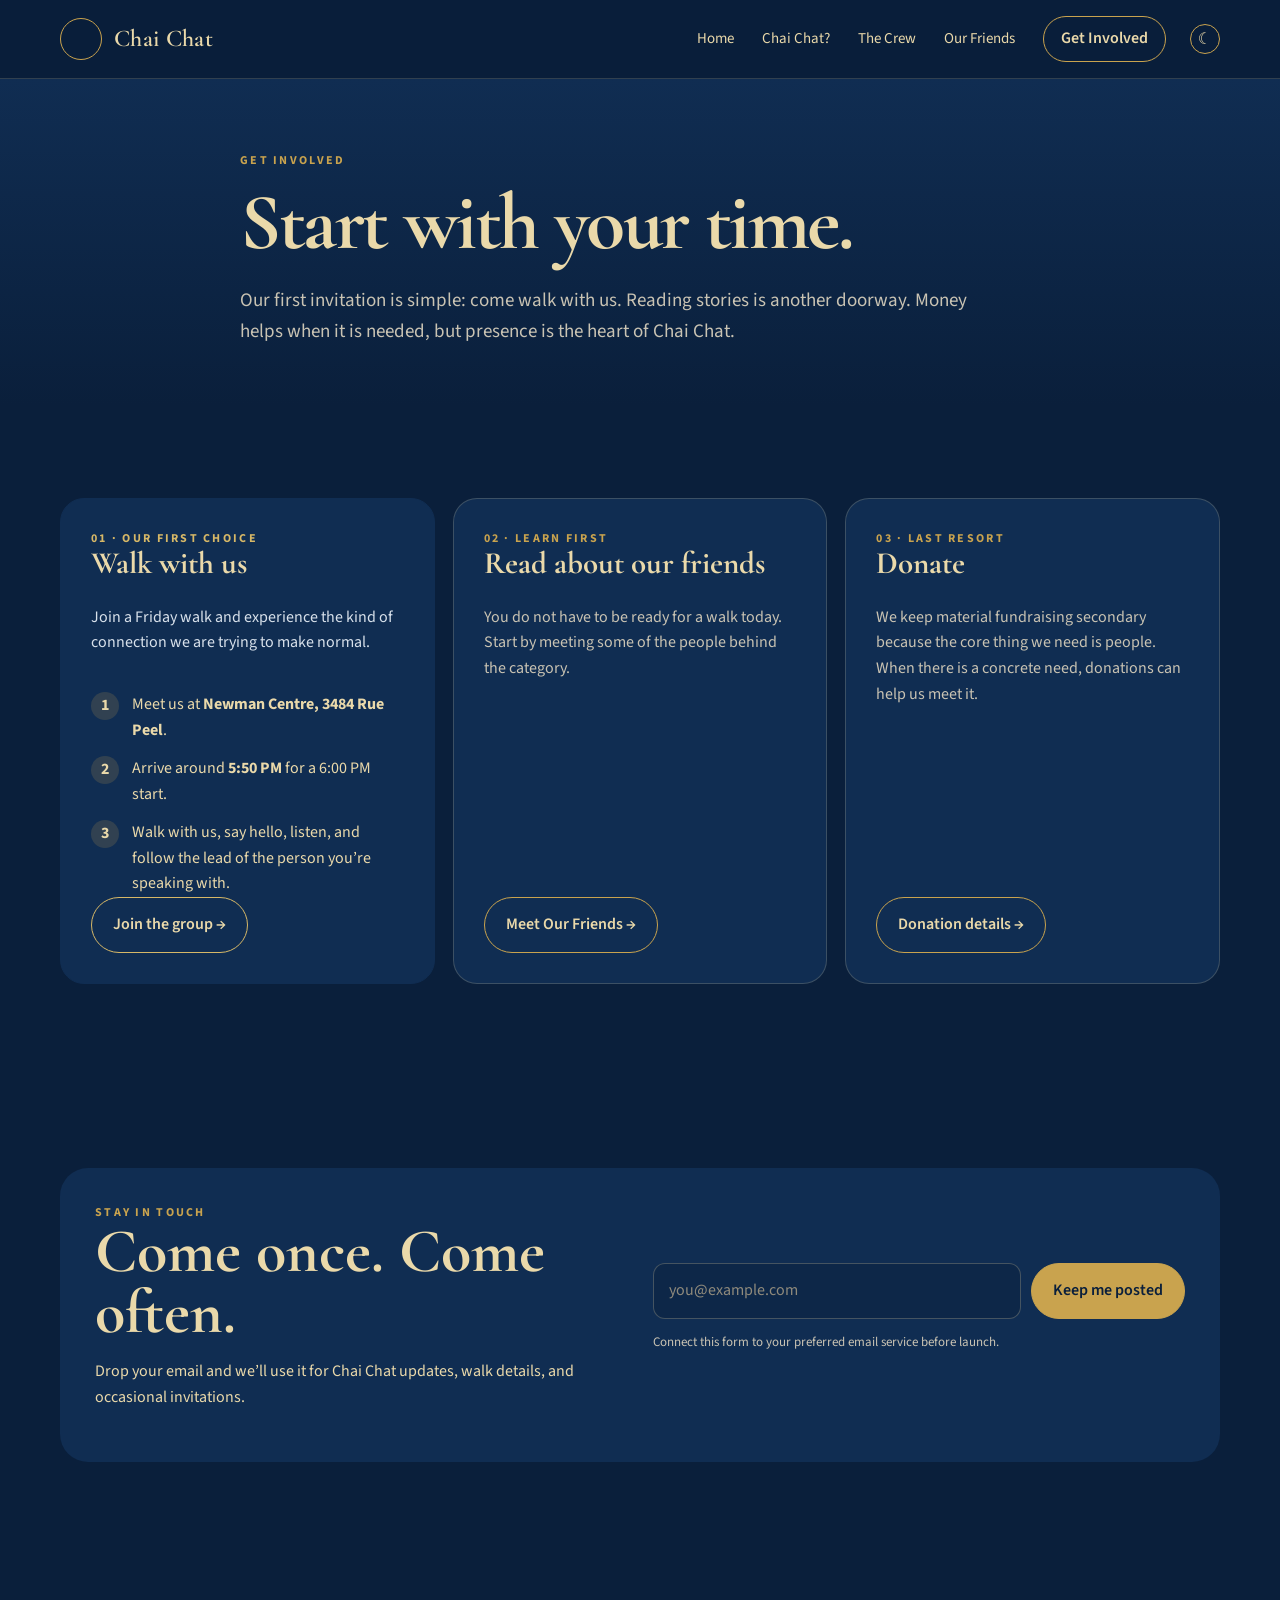
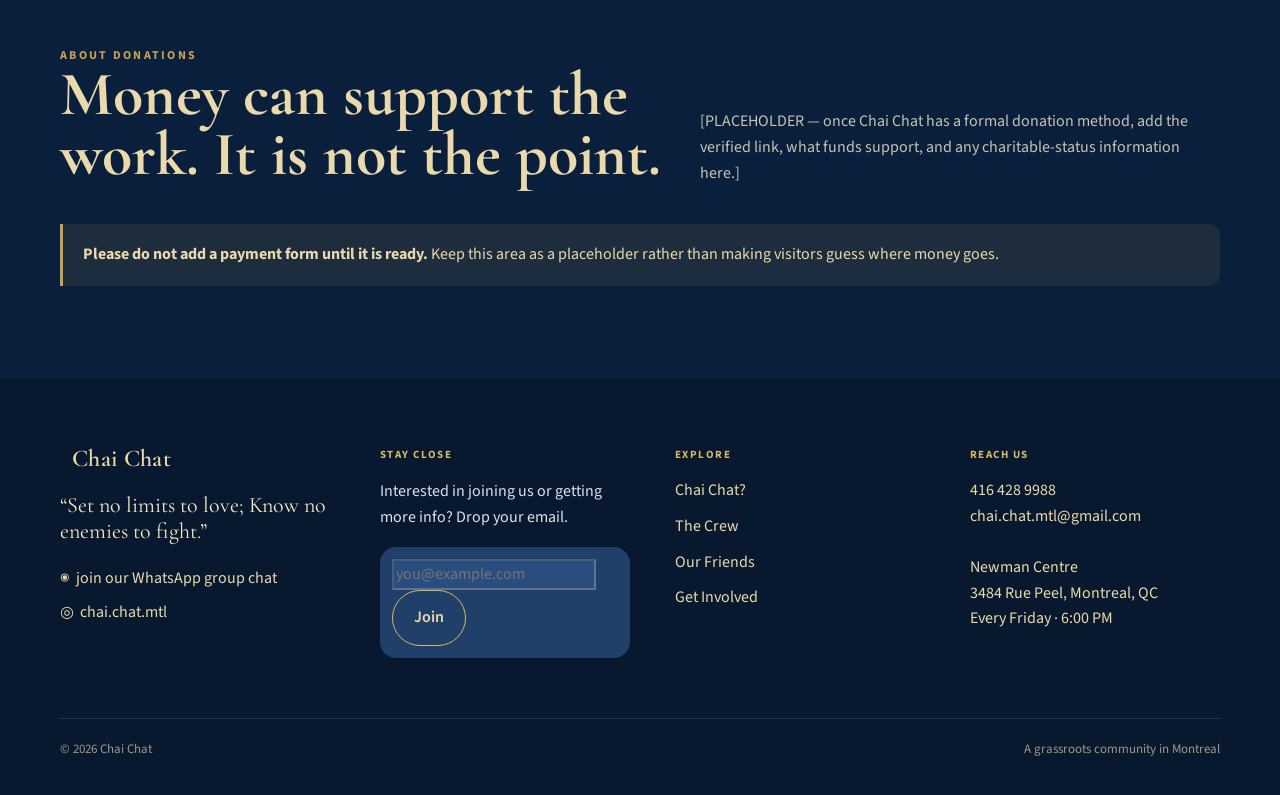
<file: get-involved.html>
<!doctype html><html lang="en">

<head>
    <meta charset="utf-8">
    <meta name="viewport" content="width=device-width,initial-scale=1">
    <title>Get Involved — Chai Chat</title>
    <link rel="preconnect" href="https://fonts.googleapis.com">
    <link rel="preconnect" href="https://fonts.gstatic.com" crossorigin>
    <link href="https://fonts.googleapis.com/css2?family=Cormorant+Garamond:wght@500;600;700&family=Source+Sans+3:wght@400;500;600;700&display=swap" rel="stylesheet">
    <link rel="stylesheet" href="styles.css">
    <script defer src="/js/script.js"></script>
</head>

<body>
<div class="site-shell">
    <div id="header"></div>
        
    <main>
        <section class="page-hero"><div class="container page-hero-inner"><div class="eyebrow">Get Involved</div><h1>Start with your time.</h1><p>Our first invitation is simple: come walk with us. Reading stories is another doorway. Money helps when it is needed, but presence is the heart of Chai Chat.</p></div></section>
        <section class="section"><div class="container"><div class="involve-grid"><article class="involve-card primary"><div class="eyebrow" style="color:var(--gold-400)">01 · Our first choice</div><h3>Walk with us</h3><p>Join a Friday walk and experience the kind of connection we are trying to make normal.</p><ul class="step-list"><li><span>1</span><div>Meet us at <strong>Newman Centre, 3484 Rue Peel</strong>.</div></li><li><span>2</span><div>Arrive around <strong>5:50 PM</strong> for a 6:00 PM start.</div></li><li><span>3</span><div>Walk with us, say hello, listen, and follow the lead of the person you’re speaking with.</div></li></ul><a class="btn btn-secondary" href="#contact" style="color:var(--white);border-color:var(--gold-400)">Join the group →</a></article><article class="involve-card"><div class="eyebrow">02 · Learn first</div><h3>Read about our friends</h3><p>You do not have to be ready for a walk today. Start by meeting some of the people behind the category.</p><a class="btn btn-secondary" href="friends.html">Meet Our Friends →</a></article><article class="involve-card"><div class="eyebrow">03 · Last resort</div><h3>Donate</h3><p>We keep material fundraising secondary because the core thing we need is people. When there is a concrete need, donations can help us meet it.</p><a class="btn btn-secondary" href="#donate">Donation details →</a></article></div></div></section>
        <section class="section" id="contact"><div class="container"><div class="signup"><div><div class="eyebrow">Stay in touch</div><h2>Come once. Come often.</h2><p>Drop your email and we’ll use it for Chai Chat updates, walk details, and occasional invitations.</p></div><div><form class="subscribe-form" data-subscribe><input type="email" placeholder="you@example.com" aria-label="Email address" required><button class="btn btn-primary" type="submit">Keep me posted</button></form><div class="form-message"></div><p style="font-size:13px;color:var(--muted);margin-top:13px">Connect this form to your preferred email service before launch.</p></div></div></div></section>
        <section class="section" id="donate"><div class="container"><div class="section-heading"><div><div class="eyebrow">About donations</div><h2>Money can support the work. It is not the point.</h2></div><p>[PLACEHOLDER — once Chai Chat has a formal donation method, add the verified link, what funds support, and any charitable-status information here.]</p></div><div class="privacy-note"><strong>Please do not add a payment form until it is ready.</strong> Keep this area as a placeholder rather than making visitors guess where money goes.</div></div></section>
    </main>

    <div id="footer"></div>
</div>
<script src="/js/partials-loader.js"></script>
</body>
</html>
</file>
<file: css/styles.css>
:root {
  --blue-950:#0a1f3b; --blue-900:#102d52; --blue-800:#173c68; --blue-700:#244f7c;
  --gold-500:#c9a34e; --gold-400:#d7b867; --gold-200:#ead9aa;
  --cream:#f7f3ea; --paper:#0a1f3b; --ink:#ead9aa; --muted:#c8c1ad; --line:rgba(234,217,170,.22);
  --white:#ead9aa; --shadow:0 16px 45px rgba(16,45,82,.09);
  --radius-lg:28px; --radius-md:18px; --radius-sm:12px;
  --serif:'Cormorant Garamond', Georgia, serif; --sans:'Source Sans 3', system-ui, sans-serif;
}

*{box-sizing:border-box}
html{scroll-behavior:smooth}
body{margin:0;background:var(--paper);color:var(--gold-200);font-family:var(--sans);line-height:1.6}
a{color:inherit;text-decoration:none}
button,input{font:inherit}
.site-shell{
  min-height:100vh; /* 100% viewport height (browser area on device) */
  display:flex; flex-direction:column
}
.container{width:min(1160px,calc(100% - 40px));margin:0 auto}

.header{position:sticky;top:0;z-index:50;background:rgba(10,31,59,.94);backdrop-filter:blur(14px);border-bottom:1px solid rgba(222,215,200,.75)}
.nav{min-height:78px;display:flex;align-items:center;justify-content:space-between;gap:24px}
.brand{display:flex; align-items:center; gap:12px; font-weight:600; letter-spacing:.02em}
.brand-logo{width:42px; height:42px; border-radius:50%; border:1.5px solid var(--gold-500); background:transparent; color:var(--gold-200); display:grid; place-items:center;}
.brand-logo svg{width:32px}
.brand-name{font-family:'Fraunces', var(--serif); font-size:24px; line-height:1}

.nav-links{display:flex;align-items:center;gap:28px}.nav-links a:not(.nav-cta){position:relative;padding:10px 0;color:var(--gold-200);font-size:15px}.nav-links a:not(.nav-cta)::after{content:"";position:absolute;left:0;right:0;bottom:3px;height:1.5px;background:var(--gold-500);transform:scaleX(0);transform-origin:left;transition:.25s}.nav-links a:not(.nav-cta):hover::after,.nav-links a[aria-current="page"]::after{transform:scaleX(1)}
.nav-cta{display:inline-flex;align-items:center;justify-content:center;padding:9px 17px;border:1.5px solid var(--gold-500);border-radius:999px;color:var(--gold-200);font-weight:600;transition:.2s}.nav-cta:hover{transform:scale(1.04);background:var(--gold-500);color:var(--blue-950)}
.menu-btn{display:none;width:44px;height:44px;border:1px solid var(--line);background:transparent;border-radius:12px;cursor:pointer;color:var(--blue-900)}

.hero{padding:74px 0 34px}
.hero-grid{display:grid;grid-template-columns:1fr 1fr;gap:44px;align-items:center;min-height: 70vh;}.eyebrow{text-transform:uppercase;letter-spacing:.19em;font-size:12px;font-weight:700;color:var(--gold-500)}h1,h2,h3{font-family:var(--serif);color:var(--gold-200);margin:0;line-height:.98}h1{font-size:clamp(46px,5.3vw,66px);letter-spacing:-.03em;max-width:690px;margin:13px 0 24px;line-height:.99}h2{font-size:clamp(40px,5vw,62px)}h3{font-size:31px}
.hero-copy{position: relative;z-index: 2;}
.hero-copy p{font-size:18px;color:var(--muted);max-width:560px;}
.hero-actions{display:flex;gap:14px;margin:30px 0 0;flex-wrap:wrap}
.hero-map {position: relative;height: 500px;overflow: hidden;}
.hero-map img {width: 100%; height: 100%; object-fit: cover; object-position: center;
  /* Fade the left side into the background */
    mask-image: linear-gradient(to right, transparent 0%, rgba(0, 0, 0, 0.4) 15%, black 40%);
    -webkit-mask-image: linear-gradient(to right,transparent 0%, rgba(0, 0, 0, 0.4) 15%, black 40%);
}
.btn{display:inline-flex;align-items:center;justify-content:center;gap:8px;border-radius:999px;padding:14px 21px;border:1px solid var(--blue-900);font-weight:600;transition:.22s;cursor:pointer}.btn-primary{background:var(--blue-900);color:var(--white)}.btn-primary:hover{background:var(--blue-700);transform:translateY(-2px)}.btn-secondary{background:transparent;color:var(--blue-900);border-color:var(--gold-500)}.btn-secondary:hover{background:#102d52cc;transform:translateY(-2px)}.map-card{background:#112b4d;border:1px solid rgba(234,217,170,.18);border-radius:var(--radius-lg);min-height:450px;position:relative;overflow:hidden;box-shadow:var(--shadow)}.map-card::before{content:"";position:absolute;inset:-20%;background:radial-gradient(circle at 70% 20%,#27476d 0 16%,transparent 16.5%),radial-gradient(circle at 10% 70%,#173c68 0 20%,transparent 20.5%);opacity:.75}.map-water{position:absolute;right:-12%;top:-8%;width:54%;height:130%;background:#1b426b;border-radius:55% 0 0 60%;transform:rotate(9deg)}.map-lines{position:absolute;inset:10%}.map-lines span{position:absolute;height:2px;background:#54718e;border-radius:99px;transform-origin:left}.map-lines span:nth-child(1){width:78%;top:22%;left:4%;transform:rotate(18deg)}.map-lines span:nth-child(2){width:64%;top:48%;left:2%;transform:rotate(-11deg)}.map-lines span:nth-child(3){width:72%;top:70%;left:8%;transform:rotate(8deg)}.map-lines span:nth-child(4){width:45%;top:36%;left:34%;transform:rotate(63deg)}.map-label{position:absolute;left:30px;bottom:28px;background:rgba(10,31,59,.9);padding:11px 14px;border-radius:12px;box-shadow:0 10px 26px rgba(16,45,82,.11);font-weight:700;color:var(--gold-200)}.map-pin{position:absolute;right:37%;top:43%;width:27px;height:27px;border-radius:50% 50% 50% 0;background:var(--gold-500);transform:rotate(-45deg);box-shadow:0 8px 18px rgba(109,81,16,.22)}.map-pin::after{content:"";position:absolute;width:8px;height:8px;border-radius:50%;background:var(--blue-950);left:10px;top:10px}.walk-strip{display:grid;grid-template-columns:1fr 1fr;gap:16px;margin:22px 0 0}.info-card{background:var(--blue-900);color:var(--white);border-radius:20px;padding:24px 26px;min-height:132px}.info-card.gold{background:#b99a4b;color:var(--blue-950)}.info-label{font-size:12px;text-transform:uppercase;letter-spacing:.16em;opacity:.72}.info-value{font-family:var(--serif);font-size:28px;margin-top:8px}.section{padding:92px 0}.section-heading{display:flex;align-items:end;justify-content:space-between;gap:30px;margin-bottom:38px}.section-heading p{max-width:520px;color:var(--muted);margin:0}.intro-panel{background:#112f53;border-radius:var(--radius-lg);padding:54px;display:grid;grid-template-columns:.8fr 1.2fr;gap:50px}.intro-panel p{font-size:20px;margin:0;color:var(--blue-950)}.kicker-link{margin-top:25px;display:inline-flex;font-weight:700;color:var(--blue-900)}.cards{display:grid;grid-template-columns:repeat(3,1fr);gap:18px}.card{background:#102d52;border:1px solid var(--line);border-radius:var(--radius-md);padding:27px;box-shadow:0 8px 28px rgba(16,45,82,.05)}.card p{color:var(--muted);margin-bottom:0}.mini-icon{width:42px;height:42px;border-radius:50%;display:grid;place-items:center;background:rgba(201,163,78,.16);color:var(--gold-200);margin-bottom:18px}.band{background:var(--blue-950);color:var(--white);padding:75px 0}.band h2{color:var(--white)}.band p{max-width:700px;color:#d8e1eb;font-size:18px}
.page-hero{padding:72px 0 40px;background:linear-gradient(180deg,#102d52,transparent)}.page-hero-inner{max-width:800px}
.page-hero h1{font-size:clamp(50px,7vw,80px)}
.page-hero p{font-size:19px;color:var(--muted);max-width:730px}
.story-layout{display:grid;grid-template-columns:1fr 1fr;gap:36px;align-items:stretch}
.photo-placeholder{min-height:320px;border-radius:var(--radius-lg);background:linear-gradient(135deg,#5b4c2c,#274d74 60%,#102d52);position:relative;overflow:hidden}
.photo-placeholder::after{content:"PHOTO PLACEHOLDER";position:absolute;inset:auto 20px 20px;padding:8px 12px;border-radius:999px;background:rgba(255,253,248,.84);font-size:11px;font-weight:700;letter-spacing:.14em;color:var(--blue-950)}
.timeline{display:grid;gap:15px}.timeline-item{display:grid;grid-template-columns:86px 1fr;gap:20px;padding:22px 0;border-top:1px solid var(--line)}.timeline-item:first-child{border-top:0}
.year{font-family:var(--serif);font-size:28px;color:var(--gold-500)}
.timeline-item p{margin:2px 0 0;color:var(--muted)}

.crew-grid{display:grid;grid-template-columns:repeat(4,1fr);gap:17px}
.person-card{background:#102d52;border:1px solid var(--line);border-radius:20px;padding:20px}
.avatar{aspect-ratio:1;border-radius:16px;background:linear-gradient(135deg,#846e39,#34587d);display:grid;place-items:center;color:var(--white);font-family:var(--serif);font-size:46px;margin-bottom:16px}
.role{font-size:12px;letter-spacing:.15em;text-transform:uppercase;color:var(--gold-500);font-weight:700}
.person-card p{color:var(--muted);margin:8px 0 0;font-size:14px}

.thank-grid{display:flex;flex-wrap:wrap;gap:10px}
.name-pill{border:1px solid var(--line);background:#102d52;padding:9px 15px;border-radius:999px}
.friends-filters{display:flex;flex-wrap:wrap;gap:10px;margin-bottom:26px}
.filter-btn{border:1px solid var(--line);background:#102d52;border-radius:999px;padding:9px 14px;cursor:pointer;color:var(--gold-200)}
.filter-btn.active,.filter-btn:hover{background:#f0e3bd;border-color:#c9a34e}

.friend-grid{display:grid;grid-template-columns:repeat(3,1fr);gap:18px}
.friend-card{background:#102d52;border:1px solid var(--line);border-radius:20px;padding:22px}
.friend-icon{width:66px;height:66px;border-radius:50%;display:grid;place-items:center;background:rgba(201,163,78,.14);color:var(--gold-200);font-size:30px;margin-bottom:15px}
.friend-meta{font-size:12px;text-transform:uppercase;letter-spacing:.14em;color:var(--gold-500);font-weight:700}
.friend-card p{color:var(--muted)}.privacy-note{background:rgba(201,163,78,.10);border-left:3px solid var(--gold-500);padding:18px 20px;border-radius:0 12px 12px 0;color:var(--gold-200);margin-top:27px}

.involve-grid{display:grid;grid-template-columns:repeat(3,1fr);gap:18px}.involve-card{border:1px solid var(--line);border-radius:24px;padding:30px;background:#102d52;display:flex;flex-direction:column;min-height:310px}
.involve-card.primary{background:var(--blue-900);color:var(--white);border-color:var(--blue-900)}
.involve-card h3{color:inherit;margin-bottom:10px}
.involve-card p{color:var(--muted)}
.involve-card.primary p{color:#d8e1eb}.involve-card .btn{margin-top:auto;align-self:flex-start}

.step-list{display:grid;gap:13px;margin:20px 0 0;padding:0;list-style:none}
.step-list li{display:flex;gap:13px;align-items:flex-start}
.step-list span{width:28px;height:28px;border-radius:50%;display:grid;place-items:center;background:#eee3c6;color:var(--blue-900);font-weight:700;flex:0 0 auto}

.signup{display:grid;grid-template-columns:1fr 1fr;gap:26px;align-items:center;background:#112f53;border-radius:28px;padding:35px}
.signup form{display:flex;gap:10px}.signup input{min-width:0;flex:1;padding:14px 15px;border:1px solid #cfc5af;border-radius:12px;background:#102d52}
.form-message{margin:10px 0 0;color:var(--blue-900);font-size:14px}

.footer{margin-top:auto;background:var(--blue-950);color:var(--white);padding:68px 0 35px}
.footer-grid{display:grid;grid-template-columns:1.1fr 1fr 1fr 1fr;gap:45px}
.footer .brand{color:var(--white)}.footer .brand-mark{background:transparent;color:var(--white)}
.quote{font-family:var(--serif);font-size:22px;line-height:1.15;margin:22px 0;color:#f5e9c9;max-width:290px}
.socials{display:grid;gap:8px}.socials a{color:#d5dee7}
.footer h4{margin:0 0 15px;text-transform:uppercase;letter-spacing:.13em;font-size:11px;color:var(--gold-400)}
.footer-links{display:grid;gap:10px;color:#dbe3eb}.reach{color:#dbe3eb}
.footer-bottom{border-top:1px solid rgba(255,255,255,.14);margin-top:50px;padding-top:20px;color:#aebbc8;font-size:13px;display:flex;justify-content:space-between;gap:20px}

.mobile-menu{display:none}
.fade-in{animation:fade .7s ease both}@keyframes fade{from{opacity:0;transform:translateY(8px)}to{opacity:1;transform:none}}

@media(max-width:900px){.nav-links{gap:16px}.nav-links a{font-size:14px}.hero-grid,.story-layout,.intro-panel,.signup{grid-template-columns:1fr}.hero{padding-top:50px}.map-card{min-height:360px}.cards,.involve-grid{grid-template-columns:1fr}.crew-grid{grid-template-columns:repeat(2,1fr)}.friend-grid{grid-template-columns:repeat(2,1fr)}.footer-grid{grid-template-columns:1fr 1fr}}
@media(max-width:720px){.container{width:min(100% - 28px,1160px)}.nav{min-height:68px}.nav-links{display:none}.menu-btn{display:grid;place-items:center}.mobile-menu{display:none;border-bottom:1px solid var(--line);background:var(--paper);padding:14px 0 20px}.mobile-menu.open{display:block}.mobile-menu a{display:block;padding:12px 0;border-bottom:1px solid #ebe5d9}.mobile-menu a:last-child{border-bottom:0}.hero{padding:46px 0 28px}.hero-actions{flex-direction:column;align-items:stretch}.walk-strip{grid-template-columns:1fr}.info-card{min-height:auto}.section{padding:70px 0}.section-heading{display:block}.section-heading p{margin-top:15px}.intro-panel{padding:30px}.crew-grid,.friend-grid,.footer-grid{grid-template-columns:1fr}.footer{padding:55px 0 28px}.footer-bottom{flex-direction:column;margin-top:35px}.signup{padding:27px}.signup form{flex-direction:column}.page-hero{padding:50px 0 30px}.photo-placeholder{min-height:260px}}
@media(max-width:430px){.brand-name{font-size:22px}.nav-cta{padding:8px 12px;font-size:14px}.header .nav > .nav-cta{display:none}.nav{gap:10px}.menu-btn{margin-left:auto}.hero h1{font-size:52px}}

/* Navy + light-gold theme overrides */
:root{
  --paper:#0a1f3b;
  --ink:#ead9aa;
  --muted:#c9c3b3;
  --white:#ead9aa;
  --line:rgba(234,217,170,.20);
  --shadow:0 16px 45px rgba(0,0,0,.18);
}
body{background:#0a1f3b;color:#ead9aa}
a{color:#ead9aa}
.header{background:rgba(10,31,59,.96);border-bottom-color:rgba(234,217,170,.18)}
.brand-mark{color:#ead9aa}
.menu-btn{color:#ead9aa;background:#0a1f3b}
.nav-cta{color:#ead9aa}
.nav-cta:hover{background:#c9a34e;color:#0a1f3b}
.btn{border-color:#c9a34e}
.btn-primary{background:#c9a34e;color:#0a1f3b;border-color:#c9a34e}
.btn-primary:hover{background:#d7b867;color:#0a1f3b}
.btn-secondary{color:#ead9aa;background:transparent}
.btn-secondary:hover{background:rgba(201,163,78,.16)}
.hero-copy p,.section-heading p,.page-hero p,.card p,.person-card p,.friend-card p,.timeline-item p,.involve-card p{color:#c9c3b3}
.info-card{background:#102d52;color:#ead9aa}
.info-card.gold{background:#c9a34e;color:#0a1f3b}
.intro-panel,.signup{background:#102d52}
.intro-panel p{color:#ead9aa}
.kicker-link{color:#ead9aa}
.card,.person-card,.friend-card,.involve-card,.name-pill,.filter-btn{background:#102d52;color:#ead9aa}
.card:hover,.person-card:hover,.friend-card:hover,.involve-card:hover{border-color:rgba(201,163,78,.55)}
.mini-icon,.friend-icon{background:rgba(201,163,78,.15);color:#ead9aa}
.band{background:#07182f;color:#ead9aa}
.band h2{color:#ead9aa}
.band p{color:#c9c3b3}
.page-hero{background:linear-gradient(180deg,#102d52,transparent)}
.filter-btn{border-color:rgba(234,217,170,.2)}
.filter-btn.active,.filter-btn:hover{background:rgba(201,163,78,.22);color:#ead9aa;border-color:#c9a34e}
.privacy-note{color:#ead9aa}
.step-list span{background:rgba(201,163,78,.18);color:#ead9aa}
.signup input{background:#0d2748;color:#ead9aa;border-color:rgba(234,217,170,.25)}
.signup input::placeholder{color:#8f8a7c}
.form-message{color:#ead9aa}
.footer{background:#07182f;color:#ead9aa}
.footer .brand,.footer .socials a,.footer-links,.reach{color:#ead9aa}
.footer h4{color:#d7b867}
.footer-bottom{color:#9f9889;border-top-color:rgba(234,217,170,.14)}
.mobile-menu{background:#0a1f3b;border-bottom-color:rgba(234,217,170,.18)}
.mobile-menu a{color:#ead9aa;border-bottom-color:rgba(234,217,170,.14)}
.photo-placeholder::after{background:rgba(10,31,59,.88);color:#ead9aa}

/* repair malformed generated hover value */
.btn-secondary:hover{background:rgba(201,163,78,.16)!important}


/* --- Day / night themes --- */
.theme-toggle{
  display:inline-flex; align-items:center; justify-content:center; 
  padding:8px; width:30px; height:30px; border:1px solid var(--gold-500); border-radius:999px;
  background:transparent; color:var(--gold-200); cursor:pointer; transition:.2s
}
.theme-toggle:hover{background:rgba(201,163,78,.16); transform:translateY(-1px)}
.theme-icon{font-size:16px; line-height:1}
.nav-links{margin-left:auto}
.walk-strip{max-width:850px;margin-left:auto;margin-right:auto}
.info-card{text-align:center}
.info-value{line-height:1.05}
.footer .subscribe-form{background:#203f69;border-radius:16px;padding:12px}
.footer .subscribe-form input{background:#294d7e;border-color:rgba(234,217,170,.28)}

:root[data-theme="light"]{
  --paper:#f7f3ea;
  --ink:#1c3150;
  --muted:#5f655f;
  --white:#fffdf8;
  --line:rgba(28,49,80,.16);
  --shadow:0 16px 45px rgba(16,45,82,.09);
}
:root[data-theme="light"] body{background:var(--paper);color:#1c3150}
:root[data-theme="light"] a{color:#1c3150}
:root[data-theme="light"] .header{background:rgba(247,243,234,.94);border-bottom-color:rgba(16,45,82,.12)}
:root[data-theme="light"] .brand-logo{color:#173c68;background:transparent}
:root[data-theme="light"] .brand-name{color:#173c68}
:root[data-theme="light"] .nav-links a:not(.nav-cta){color:#173c68}
:root[data-theme="light"] .nav-cta{color:#173c68}
:root[data-theme="light"] .nav-cta:hover{color:#fffdf8}
:root[data-theme="light"] .theme-toggle{color:#173c68}
:root[data-theme="light"] .menu-btn{color:#173c68;background:#f7f3ea}
:root[data-theme="light"] .mobile-menu{background:#f7f3ea;border-bottom-color:rgba(16,45,82,.12)}
:root[data-theme="light"] .mobile-menu a{color:#173c68;border-bottom-color:rgba(16,45,82,.12)}
:root[data-theme="light"] h1,:root[data-theme="light"] h2,:root[data-theme="light"] h3{color:#173c68}
:root[data-theme="light"] .hero-copy p,:root[data-theme="light"] .section-heading p,:root[data-theme="light"] .page-hero p,:root[data-theme="light"] .card p,:root[data-theme="light"] .person-card p,:root[data-theme="light"] .friend-card p,:root[data-theme="light"] .timeline-item p,:root[data-theme="light"] .involve-card p{color:#5f655f}
:root[data-theme="light"] .btn{border-color:#c9a34e}
:root[data-theme="light"] .btn-primary{background:#173c68;color:#fffdf8;border-color:#173c68}
:root[data-theme="light"] .btn-primary:hover{background:#244f7c}
:root[data-theme="light"] .btn-secondary{color:#173c68}
:root[data-theme="light"] .map-card{background:#dbe2e8;border-color:rgba(16,45,82,.13)}
:root[data-theme="light"] .map-card::before{background:radial-gradient(circle at 70% 20%,#c9d5df 0 16%,transparent 16.5%),radial-gradient(circle at 10% 70%,#c6d6e4 0 20%,transparent 20.5%)}
:root[data-theme="light"] .map-water{background:#b9ccdb}
:root[data-theme="light"] .map-lines span{background:#8ea6ba}
:root[data-theme="light"] .map-label{background:rgba(255,253,248,.9);color:#173c68}
:root[data-theme="light"] .map-pin::after{background:#173c68}
:root[data-theme="light"] .info-card{background:#173c68;color:#fffdf8}
:root[data-theme="light"] .info-card.gold{background:#c9a34e;color:#173c68}
:root[data-theme="light"] .intro-panel,:root[data-theme="light"] .signup{background:#e9e2d2}
:root[data-theme="light"] .intro-panel p{color:#263e5d}
:root[data-theme="light"] .kicker-link{color:#173c68}
:root[data-theme="light"] .card,:root[data-theme="light"] .person-card,:root[data-theme="light"] .friend-card,:root[data-theme="light"] .involve-card,:root[data-theme="light"] .name-pill,:root[data-theme="light"] .filter-btn{background:#fffdf8;color:#173c68}
:root[data-theme="light"] .mini-icon,:root[data-theme="light"] .friend-icon{background:rgba(201,163,78,.16);color:#173c68}
:root[data-theme="light"] .band{background:#173c68;color:#fffdf8}
:root[data-theme="light"] .band h2{color:#fffdf8}
:root[data-theme="light"] .band p{color:#e0e7ee}
:root[data-theme="light"] .page-hero{background:linear-gradient(180deg,#e8e1d2,transparent)}
:root[data-theme="light"] .filter-btn.active,:root[data-theme="light"] .filter-btn:hover{background:#ead9aa;color:#173c68}
:root[data-theme="light"] .privacy-note{color:#173c68}
:root[data-theme="light"] .step-list span{background:#ead9aa;color:#173c68}
:root[data-theme="light"] .signup input{background:#fffdf8;color:#173c68;border-color:#cfc5af}
:root[data-theme="light"] .signup input::placeholder{color:#7a7d78}
:root[data-theme="light"] .form-message{color:#173c68}
:root[data-theme="light"] .footer{background:#102d52;color:#fffdf8}
:root[data-theme="light"] .footer .brand,:root[data-theme="light"] .footer .socials a,:root[data-theme="light"] .footer-links,:root[data-theme="light"] .reach{color:#fffdf8}
:root[data-theme="light"] .footer .subscribe-form{background:#294c79}
:root[data-theme="light"] .footer .subscribe-form input{background:#365f8f;color:#fffdf8;border-color:rgba(255,255,255,.22)}
:root[data-theme="light"] .footer .subscribe-form input::placeholder{color:#d7e0ea}
:root[data-theme="light"] .footer-bottom{color:#bbc9d7;border-top-color:rgba(255,255,255,.16)}
:root[data-theme="light"] .photo-placeholder::after{background:rgba(23,60,104,.9);color:#fffdf8}

@media (min-width:721px){
  .hero-copy h1 span{white-space:nowrap}
}
@media (max-width:720px){
  .nav{justify-content:flex-end}
  .theme-toggle{margin-left:auto}
}
</file>
<file: styles.css>
:root {
  --blue-950:#0a1f3b; --blue-900:#102d52; --blue-800:#173c68; --blue-700:#244f7c;
  --gold-500:#c9a34e; --gold-400:#d7b867; --gold-200:#ead9aa;
  --cream:#f7f3ea; --paper:#0a1f3b; --ink:#ead9aa; --muted:#c8c1ad; --line:rgba(234,217,170,.22);
  --white:#ead9aa; --shadow:0 16px 45px rgba(16,45,82,.09);
  --radius-lg:28px; --radius-md:18px; --radius-sm:12px;
  --serif:'Cormorant Garamond', Georgia, serif; --sans:'Source Sans 3', system-ui, sans-serif;
}

*{box-sizing:border-box}
html{scroll-behavior:smooth}
body{margin:0;background:var(--paper);color:var(--gold-200);font-family:var(--sans);line-height:1.6}
a{color:inherit;text-decoration:none}
button,input{font:inherit}
.site-shell{
  min-height:100vh; /* 100% viewport height (browser area on device) */
  display:flex; flex-direction:column
}
.container{width:min(1160px,calc(100% - 40px));margin:0 auto}

.header{position:sticky;top:0;z-index:50;background:rgba(10,31,59,.94);backdrop-filter:blur(14px);border-bottom:1px solid rgba(222,215,200,.75)}
.nav{min-height:78px;display:flex;align-items:center;justify-content:space-between;gap:24px}
.brand{display:flex; align-items:center; gap:12px; font-weight:600; letter-spacing:.02em}
.brand-logo{width:42px; height:42px; border-radius:50%; border:1.5px solid var(--gold-500); background:transparent; color:var(--gold-200); display:grid; place-items:center;}
.brand-logo svg{width:32px}
.brand-name{font-family:'Fraunces', var(--serif); font-size:24px; line-height:1}

.nav-links{display:flex;align-items:center;gap:28px}.nav-links a:not(.nav-cta){position:relative;padding:10px 0;color:var(--gold-200);font-size:15px}.nav-links a:not(.nav-cta)::after{content:"";position:absolute;left:0;right:0;bottom:3px;height:1.5px;background:var(--gold-500);transform:scaleX(0);transform-origin:left;transition:.25s}.nav-links a:not(.nav-cta):hover::after,.nav-links a[aria-current="page"]::after{transform:scaleX(1)}
.nav-cta{display:inline-flex;align-items:center;justify-content:center;padding:9px 17px;border:1.5px solid var(--gold-500);border-radius:999px;color:var(--gold-200);font-weight:600;transition:.2s}.nav-cta:hover{transform:scale(1.04);background:var(--gold-500);color:var(--blue-950)}
.menu-btn{display:none;width:44px;height:44px;border:1px solid var(--line);background:transparent;border-radius:12px;cursor:pointer;color:var(--blue-900)}

.hero{padding:74px 0 34px}
.hero-grid{display:grid;grid-template-columns:1fr 1fr;gap:44px;align-items:center;min-height: 70vh;}.eyebrow{text-transform:uppercase;letter-spacing:.19em;font-size:12px;font-weight:700;color:var(--gold-500)}h1,h2,h3{font-family:var(--serif);color:var(--gold-200);margin:0;line-height:.98}h1{font-size:clamp(46px,5.3vw,66px);letter-spacing:-.03em;max-width:690px;margin:13px 0 24px;line-height:.99}h2{font-size:clamp(40px,5vw,62px)}h3{font-size:31px}
.hero-copy{position: relative;z-index: 2;}
.hero-copy p{font-size:18px;color:var(--muted);max-width:560px;}
.hero-actions{display:flex;gap:14px;margin:30px 0 0;flex-wrap:wrap}
.hero-map {position: relative;height: 500px;overflow: hidden;}
.hero-map img {width: 100%; height: 100%; object-fit: cover; object-position: center;
  /* Fade the left side into the background */
    mask-image: linear-gradient(to right, transparent 0%, rgba(0, 0, 0, 0.4) 15%, black 40%);
    -webkit-mask-image: linear-gradient(to right,transparent 0%, rgba(0, 0, 0, 0.4) 15%, black 40%);
}
.btn{display:inline-flex;align-items:center;justify-content:center;gap:8px;border-radius:999px;padding:14px 21px;border:1px solid var(--blue-900);font-weight:600;transition:.22s;cursor:pointer}.btn-primary{background:var(--blue-900);color:var(--white)}.btn-primary:hover{background:var(--blue-700);transform:translateY(-2px)}.btn-secondary{background:transparent;color:var(--blue-900);border-color:var(--gold-500)}.btn-secondary:hover{background:#102d52cc;transform:translateY(-2px)}.map-card{background:#112b4d;border:1px solid rgba(234,217,170,.18);border-radius:var(--radius-lg);min-height:450px;position:relative;overflow:hidden;box-shadow:var(--shadow)}.map-card::before{content:"";position:absolute;inset:-20%;background:radial-gradient(circle at 70% 20%,#27476d 0 16%,transparent 16.5%),radial-gradient(circle at 10% 70%,#173c68 0 20%,transparent 20.5%);opacity:.75}.map-water{position:absolute;right:-12%;top:-8%;width:54%;height:130%;background:#1b426b;border-radius:55% 0 0 60%;transform:rotate(9deg)}.map-lines{position:absolute;inset:10%}.map-lines span{position:absolute;height:2px;background:#54718e;border-radius:99px;transform-origin:left}.map-lines span:nth-child(1){width:78%;top:22%;left:4%;transform:rotate(18deg)}.map-lines span:nth-child(2){width:64%;top:48%;left:2%;transform:rotate(-11deg)}.map-lines span:nth-child(3){width:72%;top:70%;left:8%;transform:rotate(8deg)}.map-lines span:nth-child(4){width:45%;top:36%;left:34%;transform:rotate(63deg)}.map-label{position:absolute;left:30px;bottom:28px;background:rgba(10,31,59,.9);padding:11px 14px;border-radius:12px;box-shadow:0 10px 26px rgba(16,45,82,.11);font-weight:700;color:var(--gold-200)}.map-pin{position:absolute;right:37%;top:43%;width:27px;height:27px;border-radius:50% 50% 50% 0;background:var(--gold-500);transform:rotate(-45deg);box-shadow:0 8px 18px rgba(109,81,16,.22)}.map-pin::after{content:"";position:absolute;width:8px;height:8px;border-radius:50%;background:var(--blue-950);left:10px;top:10px}.walk-strip{display:grid;grid-template-columns:1fr 1fr;gap:16px;margin:22px 0 0}.info-card{background:var(--blue-900);color:var(--white);border-radius:20px;padding:24px 26px;min-height:132px}.info-card.gold{background:#b99a4b;color:var(--blue-950)}.info-label{font-size:12px;text-transform:uppercase;letter-spacing:.16em;opacity:.72}.info-value{font-family:var(--serif);font-size:28px;margin-top:8px}.section{padding:92px 0}.section-heading{display:flex;align-items:end;justify-content:space-between;gap:30px;margin-bottom:38px}.section-heading p{max-width:520px;color:var(--muted);margin:0}.intro-panel{background:#112f53;border-radius:var(--radius-lg);padding:54px;display:grid;grid-template-columns:.8fr 1.2fr;gap:50px}.intro-panel p{font-size:20px;margin:0;color:var(--blue-950)}.kicker-link{margin-top:25px;display:inline-flex;font-weight:700;color:var(--blue-900)}.cards{display:grid;grid-template-columns:repeat(3,1fr);gap:18px}.card{background:#102d52;border:1px solid var(--line);border-radius:var(--radius-md);padding:27px;box-shadow:0 8px 28px rgba(16,45,82,.05)}.card p{color:var(--muted);margin-bottom:0}.mini-icon{width:42px;height:42px;border-radius:50%;display:grid;place-items:center;background:rgba(201,163,78,.16);color:var(--gold-200);margin-bottom:18px}.band{background:var(--blue-950);color:var(--white);padding:75px 0}.band h2{color:var(--white)}.band p{max-width:700px;color:#d8e1eb;font-size:18px}
.page-hero{padding:72px 0 40px;background:linear-gradient(180deg,#102d52,transparent)}.page-hero-inner{max-width:800px}
.page-hero h1{font-size:clamp(50px,7vw,80px)}
.page-hero p{font-size:19px;color:var(--muted);max-width:730px}
.story-layout{display:grid;grid-template-columns:1fr 1fr;gap:36px;align-items:stretch}
.photo-placeholder{min-height:320px;border-radius:var(--radius-lg);background:linear-gradient(135deg,#5b4c2c,#274d74 60%,#102d52);position:relative;overflow:hidden}
.photo-placeholder::after{content:"PHOTO PLACEHOLDER";position:absolute;inset:auto 20px 20px;padding:8px 12px;border-radius:999px;background:rgba(255,253,248,.84);font-size:11px;font-weight:700;letter-spacing:.14em;color:var(--blue-950)}
.timeline{display:grid;gap:15px}.timeline-item{display:grid;grid-template-columns:86px 1fr;gap:20px;padding:22px 0;border-top:1px solid var(--line)}.timeline-item:first-child{border-top:0}
.year{font-family:var(--serif);font-size:28px;color:var(--gold-500)}
.timeline-item p{margin:2px 0 0;color:var(--muted)}

.crew-grid{display:grid;grid-template-columns:repeat(4,1fr);gap:17px}
.person-card{background:#102d52;border:1px solid var(--line);border-radius:20px;padding:20px}
.avatar{aspect-ratio:1;border-radius:16px;background:linear-gradient(135deg,#846e39,#34587d);display:grid;place-items:center;color:var(--white);font-family:var(--serif);font-size:46px;margin-bottom:16px}
.role{font-size:12px;letter-spacing:.15em;text-transform:uppercase;color:var(--gold-500);font-weight:700}
.person-card p{color:var(--muted);margin:8px 0 0;font-size:14px}

.thank-grid{display:flex;flex-wrap:wrap;gap:10px}
.name-pill{border:1px solid var(--line);background:#102d52;padding:9px 15px;border-radius:999px}
.friends-filters{display:flex;flex-wrap:wrap;gap:10px;margin-bottom:26px}
.filter-btn{border:1px solid var(--line);background:#102d52;border-radius:999px;padding:9px 14px;cursor:pointer;color:var(--gold-200)}
.filter-btn.active,.filter-btn:hover{background:#f0e3bd;border-color:#c9a34e}

.friend-grid{display:grid;grid-template-columns:repeat(3,1fr);gap:18px}
.friend-card{background:#102d52;border:1px solid var(--line);border-radius:20px;padding:22px}
.friend-icon{width:66px;height:66px;border-radius:50%;display:grid;place-items:center;background:rgba(201,163,78,.14);color:var(--gold-200);font-size:30px;margin-bottom:15px}
.friend-meta{font-size:12px;text-transform:uppercase;letter-spacing:.14em;color:var(--gold-500);font-weight:700}
.friend-card p{color:var(--muted)}.privacy-note{background:rgba(201,163,78,.10);border-left:3px solid var(--gold-500);padding:18px 20px;border-radius:0 12px 12px 0;color:var(--gold-200);margin-top:27px}

.involve-grid{display:grid;grid-template-columns:repeat(3,1fr);gap:18px}.involve-card{border:1px solid var(--line);border-radius:24px;padding:30px;background:#102d52;display:flex;flex-direction:column;min-height:310px}
.involve-card.primary{background:var(--blue-900);color:var(--white);border-color:var(--blue-900)}
.involve-card h3{color:inherit;margin-bottom:10px}
.involve-card p{color:var(--muted)}
.involve-card.primary p{color:#d8e1eb}.involve-card .btn{margin-top:auto;align-self:flex-start}

.step-list{display:grid;gap:13px;margin:20px 0 0;padding:0;list-style:none}
.step-list li{display:flex;gap:13px;align-items:flex-start}
.step-list span{width:28px;height:28px;border-radius:50%;display:grid;place-items:center;background:#eee3c6;color:var(--blue-900);font-weight:700;flex:0 0 auto}

.signup{display:grid;grid-template-columns:1fr 1fr;gap:26px;align-items:center;background:#112f53;border-radius:28px;padding:35px}
.signup form{display:flex;gap:10px}.signup input{min-width:0;flex:1;padding:14px 15px;border:1px solid #cfc5af;border-radius:12px;background:#102d52}
.form-message{margin:10px 0 0;color:var(--blue-900);font-size:14px}

.footer{margin-top:auto;background:var(--blue-950);color:var(--white);padding:68px 0 35px}
.footer-grid{display:grid;grid-template-columns:1.1fr 1fr 1fr 1fr;gap:45px}
.footer .brand{color:var(--white)}.footer .brand-mark{background:transparent;color:var(--white)}
.quote{font-family:var(--serif);font-size:22px;line-height:1.15;margin:22px 0;color:#f5e9c9;max-width:290px}
.socials{display:grid;gap:8px}.socials a{color:#d5dee7}
.footer h4{margin:0 0 15px;text-transform:uppercase;letter-spacing:.13em;font-size:11px;color:var(--gold-400)}
.footer-links{display:grid;gap:10px;color:#dbe3eb}.reach{color:#dbe3eb}
.footer-bottom{border-top:1px solid rgba(255,255,255,.14);margin-top:50px;padding-top:20px;color:#aebbc8;font-size:13px;display:flex;justify-content:space-between;gap:20px}

.mobile-menu{display:none}
.fade-in{animation:fade .7s ease both}@keyframes fade{from{opacity:0;transform:translateY(8px)}to{opacity:1;transform:none}}

@media(max-width:900px){.nav-links{gap:16px}.nav-links a{font-size:14px}.hero-grid,.story-layout,.intro-panel,.signup{grid-template-columns:1fr}.hero{padding-top:50px}.map-card{min-height:360px}.cards,.involve-grid{grid-template-columns:1fr}.crew-grid{grid-template-columns:repeat(2,1fr)}.friend-grid{grid-template-columns:repeat(2,1fr)}.footer-grid{grid-template-columns:1fr 1fr}}
@media(max-width:720px){.container{width:min(100% - 28px,1160px)}.nav{min-height:68px}.nav-links{display:none}.menu-btn{display:grid;place-items:center}.mobile-menu{display:none;border-bottom:1px solid var(--line);background:var(--paper);padding:14px 0 20px}.mobile-menu.open{display:block}.mobile-menu a{display:block;padding:12px 0;border-bottom:1px solid #ebe5d9}.mobile-menu a:last-child{border-bottom:0}.hero{padding:46px 0 28px}.hero-actions{flex-direction:column;align-items:stretch}.walk-strip{grid-template-columns:1fr}.info-card{min-height:auto}.section{padding:70px 0}.section-heading{display:block}.section-heading p{margin-top:15px}.intro-panel{padding:30px}.crew-grid,.friend-grid,.footer-grid{grid-template-columns:1fr}.footer{padding:55px 0 28px}.footer-bottom{flex-direction:column;margin-top:35px}.signup{padding:27px}.signup form{flex-direction:column}.page-hero{padding:50px 0 30px}.photo-placeholder{min-height:260px}}
@media(max-width:430px){.brand-name{font-size:22px}.nav-cta{padding:8px 12px;font-size:14px}.header .nav > .nav-cta{display:none}.nav{gap:10px}.menu-btn{margin-left:auto}.hero h1{font-size:52px}}

/* Navy + light-gold theme overrides */
:root{
  --paper:#0a1f3b;
  --ink:#ead9aa;
  --muted:#c9c3b3;
  --white:#ead9aa;
  --line:rgba(234,217,170,.20);
  --shadow:0 16px 45px rgba(0,0,0,.18);
}
body{background:#0a1f3b;color:#ead9aa}
a{color:#ead9aa}
.header{background:rgba(10,31,59,.96);border-bottom-color:rgba(234,217,170,.18)}
.brand-mark{color:#ead9aa}
.menu-btn{color:#ead9aa;background:#0a1f3b}
.nav-cta{color:#ead9aa}
.nav-cta:hover{background:#c9a34e;color:#0a1f3b}
.btn{border-color:#c9a34e}
.btn-primary{background:#c9a34e;color:#0a1f3b;border-color:#c9a34e}
.btn-primary:hover{background:#d7b867;color:#0a1f3b}
.btn-secondary{color:#ead9aa;background:transparent}
.btn-secondary:hover{background:rgba(201,163,78,.16)}
.hero-copy p,.section-heading p,.page-hero p,.card p,.person-card p,.friend-card p,.timeline-item p,.involve-card p{color:#c9c3b3}
.info-card{background:#102d52;color:#ead9aa}
.info-card.gold{background:#c9a34e;color:#0a1f3b}
.intro-panel,.signup{background:#102d52}
.intro-panel p{color:#ead9aa}
.kicker-link{color:#ead9aa}
.card,.person-card,.friend-card,.involve-card,.name-pill,.filter-btn{background:#102d52;color:#ead9aa}
.card:hover,.person-card:hover,.friend-card:hover,.involve-card:hover{border-color:rgba(201,163,78,.55)}
.mini-icon,.friend-icon{background:rgba(201,163,78,.15);color:#ead9aa}
.band{background:#07182f;color:#ead9aa}
.band h2{color:#ead9aa}
.band p{color:#c9c3b3}
.page-hero{background:linear-gradient(180deg,#102d52,transparent)}
.filter-btn{border-color:rgba(234,217,170,.2)}
.filter-btn.active,.filter-btn:hover{background:rgba(201,163,78,.22);color:#ead9aa;border-color:#c9a34e}
.privacy-note{color:#ead9aa}
.step-list span{background:rgba(201,163,78,.18);color:#ead9aa}
.signup input{background:#0d2748;color:#ead9aa;border-color:rgba(234,217,170,.25)}
.signup input::placeholder{color:#8f8a7c}
.form-message{color:#ead9aa}
.footer{background:#07182f;color:#ead9aa}
.footer .brand,.footer .socials a,.footer-links,.reach{color:#ead9aa}
.footer h4{color:#d7b867}
.footer-bottom{color:#9f9889;border-top-color:rgba(234,217,170,.14)}
.mobile-menu{background:#0a1f3b;border-bottom-color:rgba(234,217,170,.18)}
.mobile-menu a{color:#ead9aa;border-bottom-color:rgba(234,217,170,.14)}
.photo-placeholder::after{background:rgba(10,31,59,.88);color:#ead9aa}

/* repair malformed generated hover value */
.btn-secondary:hover{background:rgba(201,163,78,.16)!important}


/* --- Day / night themes --- */
.theme-toggle{
  display:inline-flex; align-items:center; justify-content:center; 
  padding:8px; width:30px; height:30px; border:1px solid var(--gold-500); border-radius:999px;
  background:transparent; color:var(--gold-200); cursor:pointer; transition:.2s
}
.theme-toggle:hover{background:rgba(201,163,78,.16); transform:translateY(-1px)}
.theme-icon{font-size:16px; line-height:1}
.nav-links{margin-left:auto}
.walk-strip{max-width:850px;margin-left:auto;margin-right:auto}
.info-card{text-align:center}
.info-value{line-height:1.05}
.footer .subscribe-form{background:#203f69;border-radius:16px;padding:12px}
.footer .subscribe-form input{background:#294d7e;border-color:rgba(234,217,170,.28)}

:root[data-theme="light"]{
  --paper:#f7f3ea;
  --ink:#1c3150;
  --muted:#5f655f;
  --white:#fffdf8;
  --line:rgba(28,49,80,.16);
  --shadow:0 16px 45px rgba(16,45,82,.09);
}
:root[data-theme="light"] body{background:var(--paper);color:#1c3150}
:root[data-theme="light"] a{color:#1c3150}
:root[data-theme="light"] .header{background:rgba(247,243,234,.94);border-bottom-color:rgba(16,45,82,.12)}
:root[data-theme="light"] .brand-logo{color:#173c68;background:transparent}
:root[data-theme="light"] .brand-name{color:#173c68}
:root[data-theme="light"] .nav-links a:not(.nav-cta){color:#173c68}
:root[data-theme="light"] .nav-cta{color:#173c68}
:root[data-theme="light"] .nav-cta:hover{color:#fffdf8}
:root[data-theme="light"] .theme-toggle{color:#173c68}
:root[data-theme="light"] .menu-btn{color:#173c68;background:#f7f3ea}
:root[data-theme="light"] .mobile-menu{background:#f7f3ea;border-bottom-color:rgba(16,45,82,.12)}
:root[data-theme="light"] .mobile-menu a{color:#173c68;border-bottom-color:rgba(16,45,82,.12)}
:root[data-theme="light"] h1,:root[data-theme="light"] h2,:root[data-theme="light"] h3{color:#173c68}
:root[data-theme="light"] .hero-copy p,:root[data-theme="light"] .section-heading p,:root[data-theme="light"] .page-hero p,:root[data-theme="light"] .card p,:root[data-theme="light"] .person-card p,:root[data-theme="light"] .friend-card p,:root[data-theme="light"] .timeline-item p,:root[data-theme="light"] .involve-card p{color:#5f655f}
:root[data-theme="light"] .btn{border-color:#c9a34e}
:root[data-theme="light"] .btn-primary{background:#173c68;color:#fffdf8;border-color:#173c68}
:root[data-theme="light"] .btn-primary:hover{background:#244f7c}
:root[data-theme="light"] .btn-secondary{color:#173c68}
:root[data-theme="light"] .map-card{background:#dbe2e8;border-color:rgba(16,45,82,.13)}
:root[data-theme="light"] .map-card::before{background:radial-gradient(circle at 70% 20%,#c9d5df 0 16%,transparent 16.5%),radial-gradient(circle at 10% 70%,#c6d6e4 0 20%,transparent 20.5%)}
:root[data-theme="light"] .map-water{background:#b9ccdb}
:root[data-theme="light"] .map-lines span{background:#8ea6ba}
:root[data-theme="light"] .map-label{background:rgba(255,253,248,.9);color:#173c68}
:root[data-theme="light"] .map-pin::after{background:#173c68}
:root[data-theme="light"] .info-card{background:#173c68;color:#fffdf8}
:root[data-theme="light"] .info-card.gold{background:#c9a34e;color:#173c68}
:root[data-theme="light"] .intro-panel,:root[data-theme="light"] .signup{background:#e9e2d2}
:root[data-theme="light"] .intro-panel p{color:#263e5d}
:root[data-theme="light"] .kicker-link{color:#173c68}
:root[data-theme="light"] .card,:root[data-theme="light"] .person-card,:root[data-theme="light"] .friend-card,:root[data-theme="light"] .involve-card,:root[data-theme="light"] .name-pill,:root[data-theme="light"] .filter-btn{background:#fffdf8;color:#173c68}
:root[data-theme="light"] .mini-icon,:root[data-theme="light"] .friend-icon{background:rgba(201,163,78,.16);color:#173c68}
:root[data-theme="light"] .band{background:#173c68;color:#fffdf8}
:root[data-theme="light"] .band h2{color:#fffdf8}
:root[data-theme="light"] .band p{color:#e0e7ee}
:root[data-theme="light"] .page-hero{background:linear-gradient(180deg,#e8e1d2,transparent)}
:root[data-theme="light"] .filter-btn.active,:root[data-theme="light"] .filter-btn:hover{background:#ead9aa;color:#173c68}
:root[data-theme="light"] .privacy-note{color:#173c68}
:root[data-theme="light"] .step-list span{background:#ead9aa;color:#173c68}
:root[data-theme="light"] .signup input{background:#fffdf8;color:#173c68;border-color:#cfc5af}
:root[data-theme="light"] .signup input::placeholder{color:#7a7d78}
:root[data-theme="light"] .form-message{color:#173c68}
:root[data-theme="light"] .footer{background:#102d52;color:#fffdf8}
:root[data-theme="light"] .footer .brand,:root[data-theme="light"] .footer .socials a,:root[data-theme="light"] .footer-links,:root[data-theme="light"] .reach{color:#fffdf8}
:root[data-theme="light"] .footer .subscribe-form{background:#294c79}
:root[data-theme="light"] .footer .subscribe-form input{background:#365f8f;color:#fffdf8;border-color:rgba(255,255,255,.22)}
:root[data-theme="light"] .footer .subscribe-form input::placeholder{color:#d7e0ea}
:root[data-theme="light"] .footer-bottom{color:#bbc9d7;border-top-color:rgba(255,255,255,.16)}
:root[data-theme="light"] .photo-placeholder::after{background:rgba(23,60,104,.9);color:#fffdf8}

@media (min-width:721px){
  .hero-copy h1 span{white-space:nowrap}
}
@media (max-width:720px){
  .nav{justify-content:flex-end}
  .theme-toggle{margin-left:auto}
}
</file>
